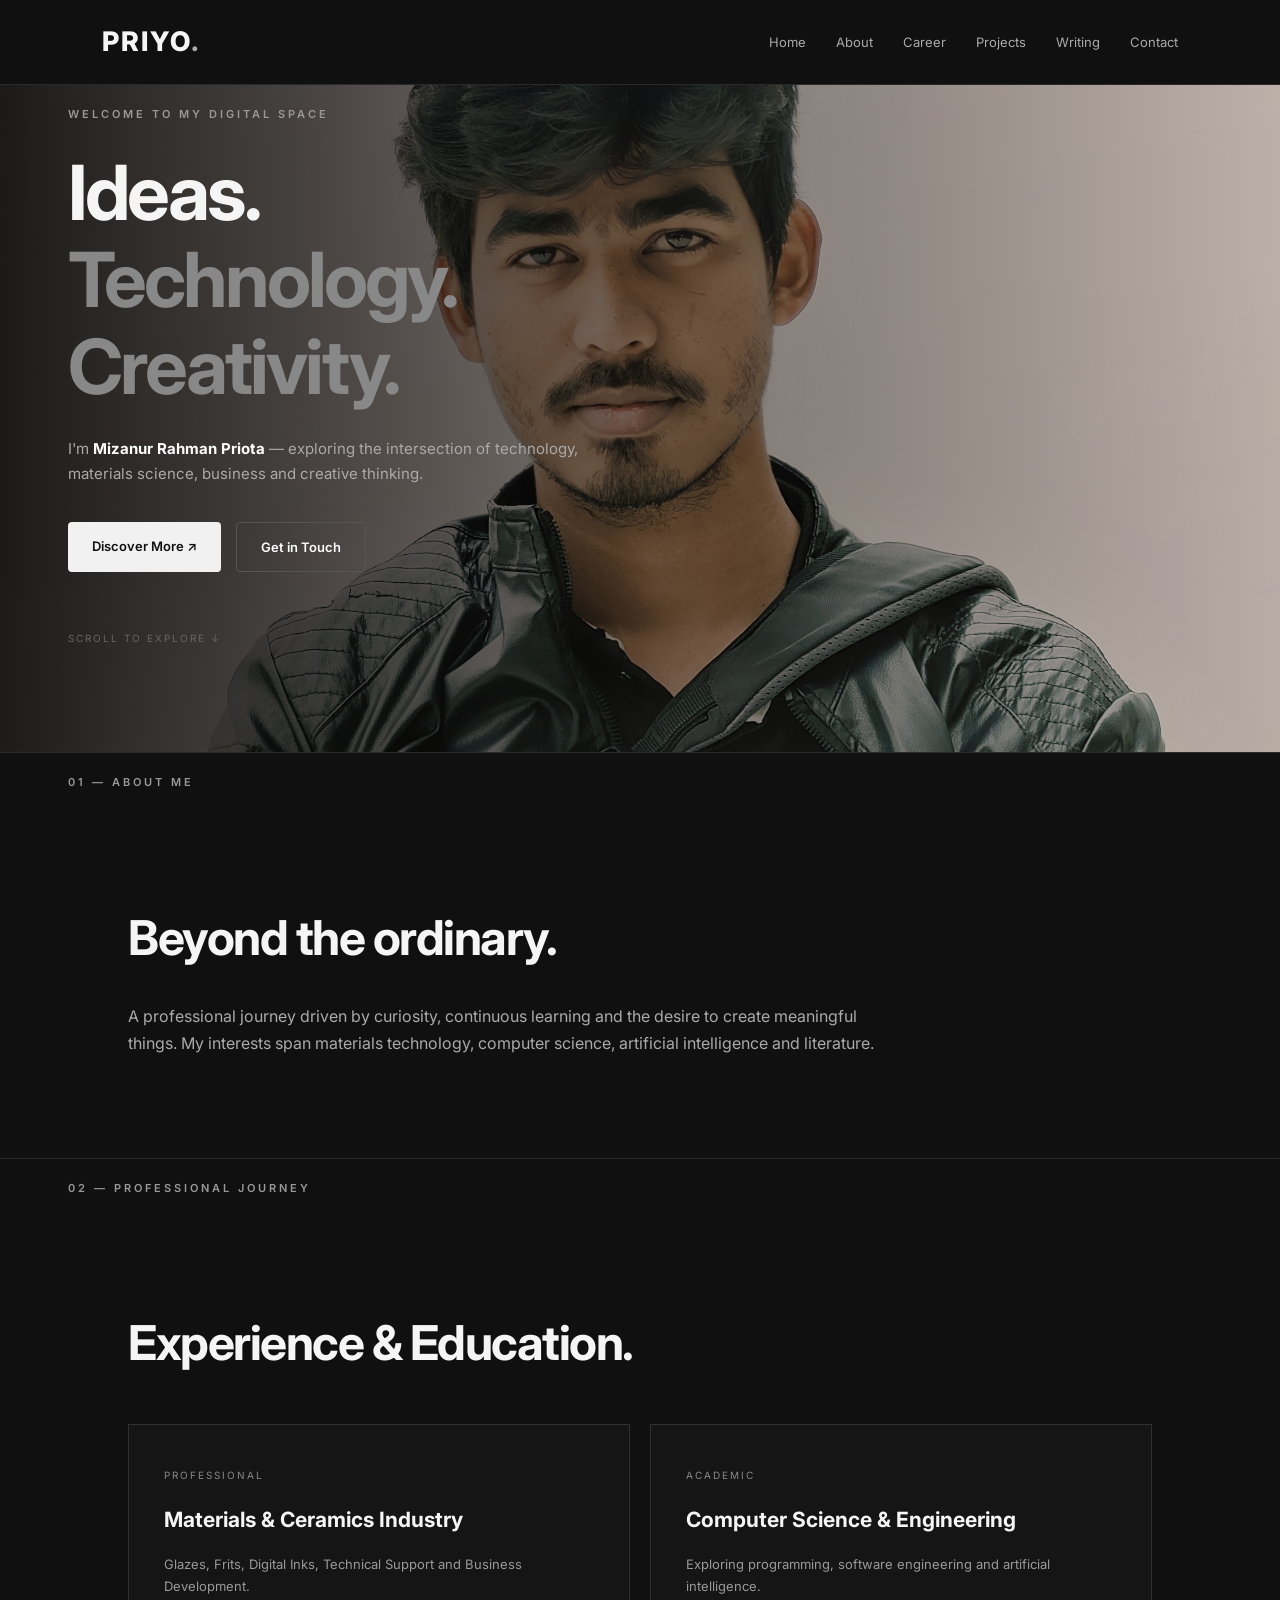
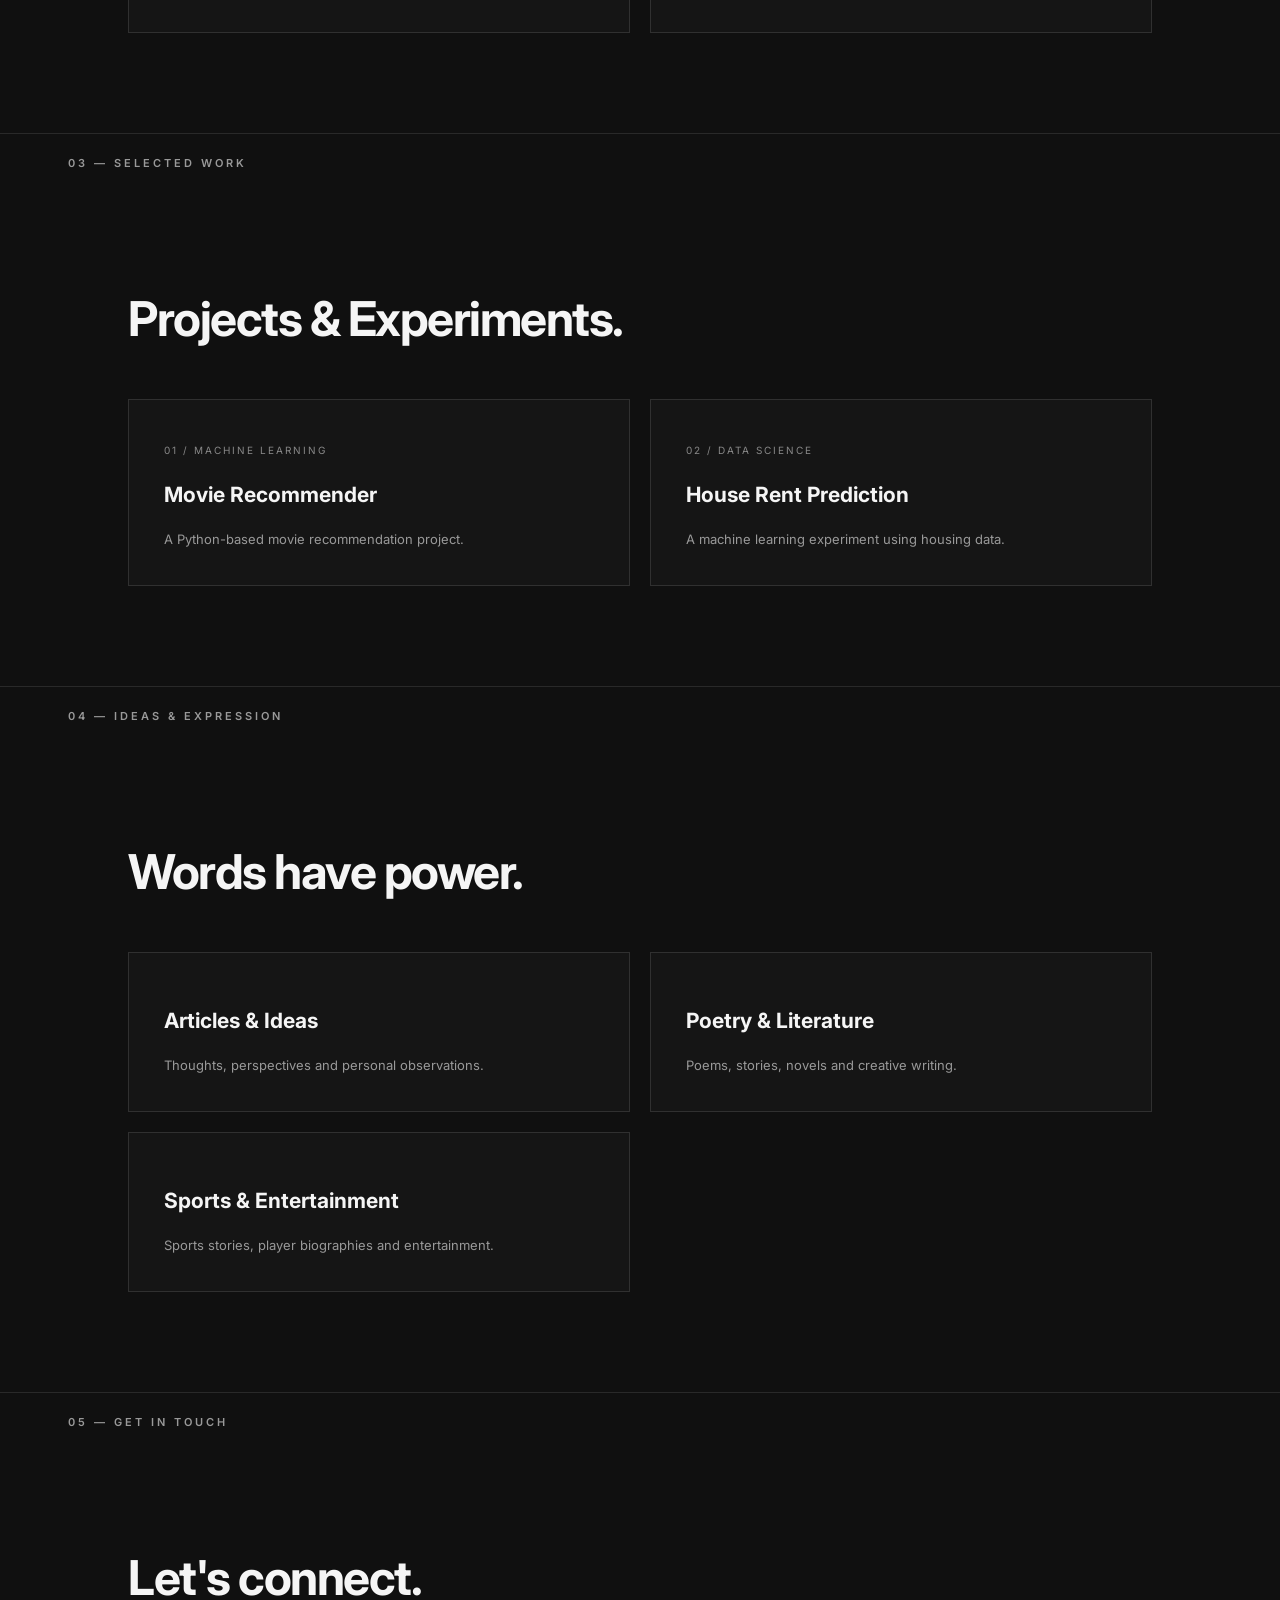
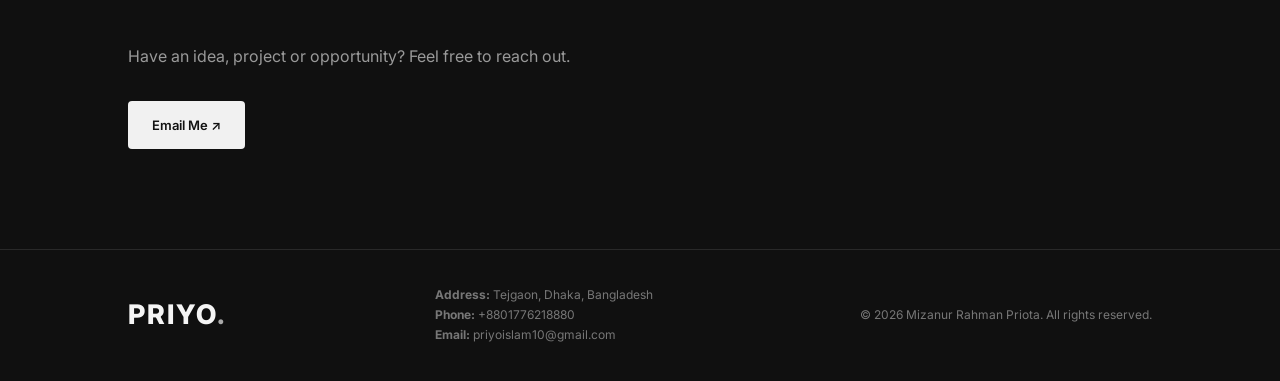
<file: index.html>
<!DOCTYPE html>
<html lang="en">
<head>
    <meta charset="UTF-8">
    <meta name="viewport" content="width=device-width, initial-scale=1.0">
    <meta name="description" content="Mizanur Rahman Priota — Personal website, technology, career, ideas and creativity.">
    <title>PRIYO | Personal Brand</title>

    <link rel="stylesheet" href="css/style.css">
    <link rel="preconnect" href="https://fonts.googleapis.com">
    <link href="https://fonts.googleapis.com/css2?family=Inter:wght@400;500;600;700;800&display=swap" rel="stylesheet">
</head>
<body>

    <header class="navbar">
        <a href="#home" class="logo">PRIYO<span>.</span></a>

        <nav id="nav-menu">
            <a href="#home">Home</a>
            <a href="#about">About</a>
            <a href="#career">Career</a>
            <a href="#projects">Projects</a>
            <a href="#writing">Writing</a>
            <a href="#contact">Contact</a>
        </nav>

        <button class="menu-toggle" id="menu-toggle" aria-label="Toggle menu">☰</button>
    </header>

    <main>
        <section class="hero" id="home">
            <div class="hero-content">
                <p class="eyebrow">WELCOME TO MY DIGITAL SPACE</p>

                <h1>Ideas.<br><span>Technology.<br><span>Creativity.</span></h1>

                <p class="intro">
                    I'm <strong>Mizanur Rahman Priota</strong> — exploring the
                    intersection of technology, materials science, business
                    and creative thinking.
                </p>

                <div class="hero-buttons">
                    <a href="#about" class="btn primary">Discover More ↗</a>
                    <a href="#contact" class="btn secondary">Get in Touch</a>
                </div>
            </div>

            <div class="hero-image">
                <img src="assets/images/profile.jpg"
                     alt="Mizanur Rahman Priota"
                     onerror="this.style.display='none'; this.nextElementSibling.style.display='flex';">

                <div class="image-placeholder">
                    <span>YOUR PHOTO</span>
                </div>
            </div>

            <div class="scroll-text">SCROLL TO EXPLORE ↓</div>
        </section>

        <section class="section about" id="about">
            <p class="eyebrow">01 — ABOUT ME</p>
            <h2>Beyond the ordinary.</h2>
            <p class="section-description">
                A professional journey driven by curiosity, continuous
                learning and the desire to create meaningful things.
                My interests span materials technology, computer science,
                artificial intelligence and literature.
            </p>
        </section>

        <section class="section" id="career">
            <p class="eyebrow">02 — PROFESSIONAL JOURNEY</p>
            <h2>Experience & Education.</h2>
            <div class="info-grid">
                <article class="info-card">
                    <span>PROFESSIONAL</span>
                    <h3>Materials & Ceramics Industry</h3>
                    <p>Glazes, Frits, Digital Inks, Technical Support and Business Development.</p>
                </article>
                <article class="info-card">
                    <span>ACADEMIC</span>
                    <h3>Computer Science & Engineering</h3>
                    <p>Exploring programming, software engineering and artificial intelligence.</p>
                </article>
            </div>
        </section>

        <section class="section" id="projects">
            <p class="eyebrow">03 — SELECTED WORK</p>
            <h2>Projects & Experiments.</h2>
            <div class="info-grid">
                <article class="info-card">
                    <span>01 / MACHINE LEARNING</span>
                    <h3>Movie Recommender</h3>
                    <p>A Python-based movie recommendation project.</p>
                </article>
                <article class="info-card">
                    <span>02 / DATA SCIENCE</span>
                    <h3>House Rent Prediction</h3>
                    <p>A machine learning experiment using housing data.</p>
                </article>
            </div>
        </section>

        <section class="section" id="writing">
            <p class="eyebrow">04 — IDEAS & EXPRESSION</p>
            <h2>Words have power.</h2>
            <div class="info-grid">
                <article class="info-card">
                    <h3>Articles & Ideas</h3>
                    <p>Thoughts, perspectives and personal observations.</p>
                </article>
                <article class="info-card">
                    <h3>Poetry & Literature</h3>
                    <p>Poems, stories, novels and creative writing.</p>
                </article>
                <article class="info-card">
                    <h3>Sports & Entertainment</h3>
                    <p>Sports stories, player biographies and entertainment.</p>
                </article>
            </div>
        </section>

        <section class="section contact" id="contact">
            <p class="eyebrow">05 — GET IN TOUCH</p>
            <h2>Let's connect.</h2>
            <p>Have an idea, project or opportunity? Feel free to reach out.</p>
            <a href="mailto:priyoislam10@gmail.com" class="btn primary">Email Me ↗</a>
        </section>
    </main>

<footer class="footer">
    <a href="#home" class="logo">PRIYO<span>.</span></a>

    <div class="footer-contact">
        <p>
            <strong>Address:</strong>
            Tejgaon, Dhaka, Bangladesh
        </p>

        <p>
            <strong>Phone:</strong>
            <a href="tel:+8801776218880">+8801776218880</a>
        </p>

        <p>
            <strong>Email:</strong>
            <a href="mailto:priyoislam10@gmail.com">
                priyoislam10@gmail.com
            </a>
        </p>
    </div>

    <p class="copyright">
        © <span id="year"></span> Mizanur Rahman Priota.
        All rights reserved.
    </p>
</footer>

    <script src="js/data.js"></script>
    <script src="js/main.js"></script>
</body>
</html>
</file>
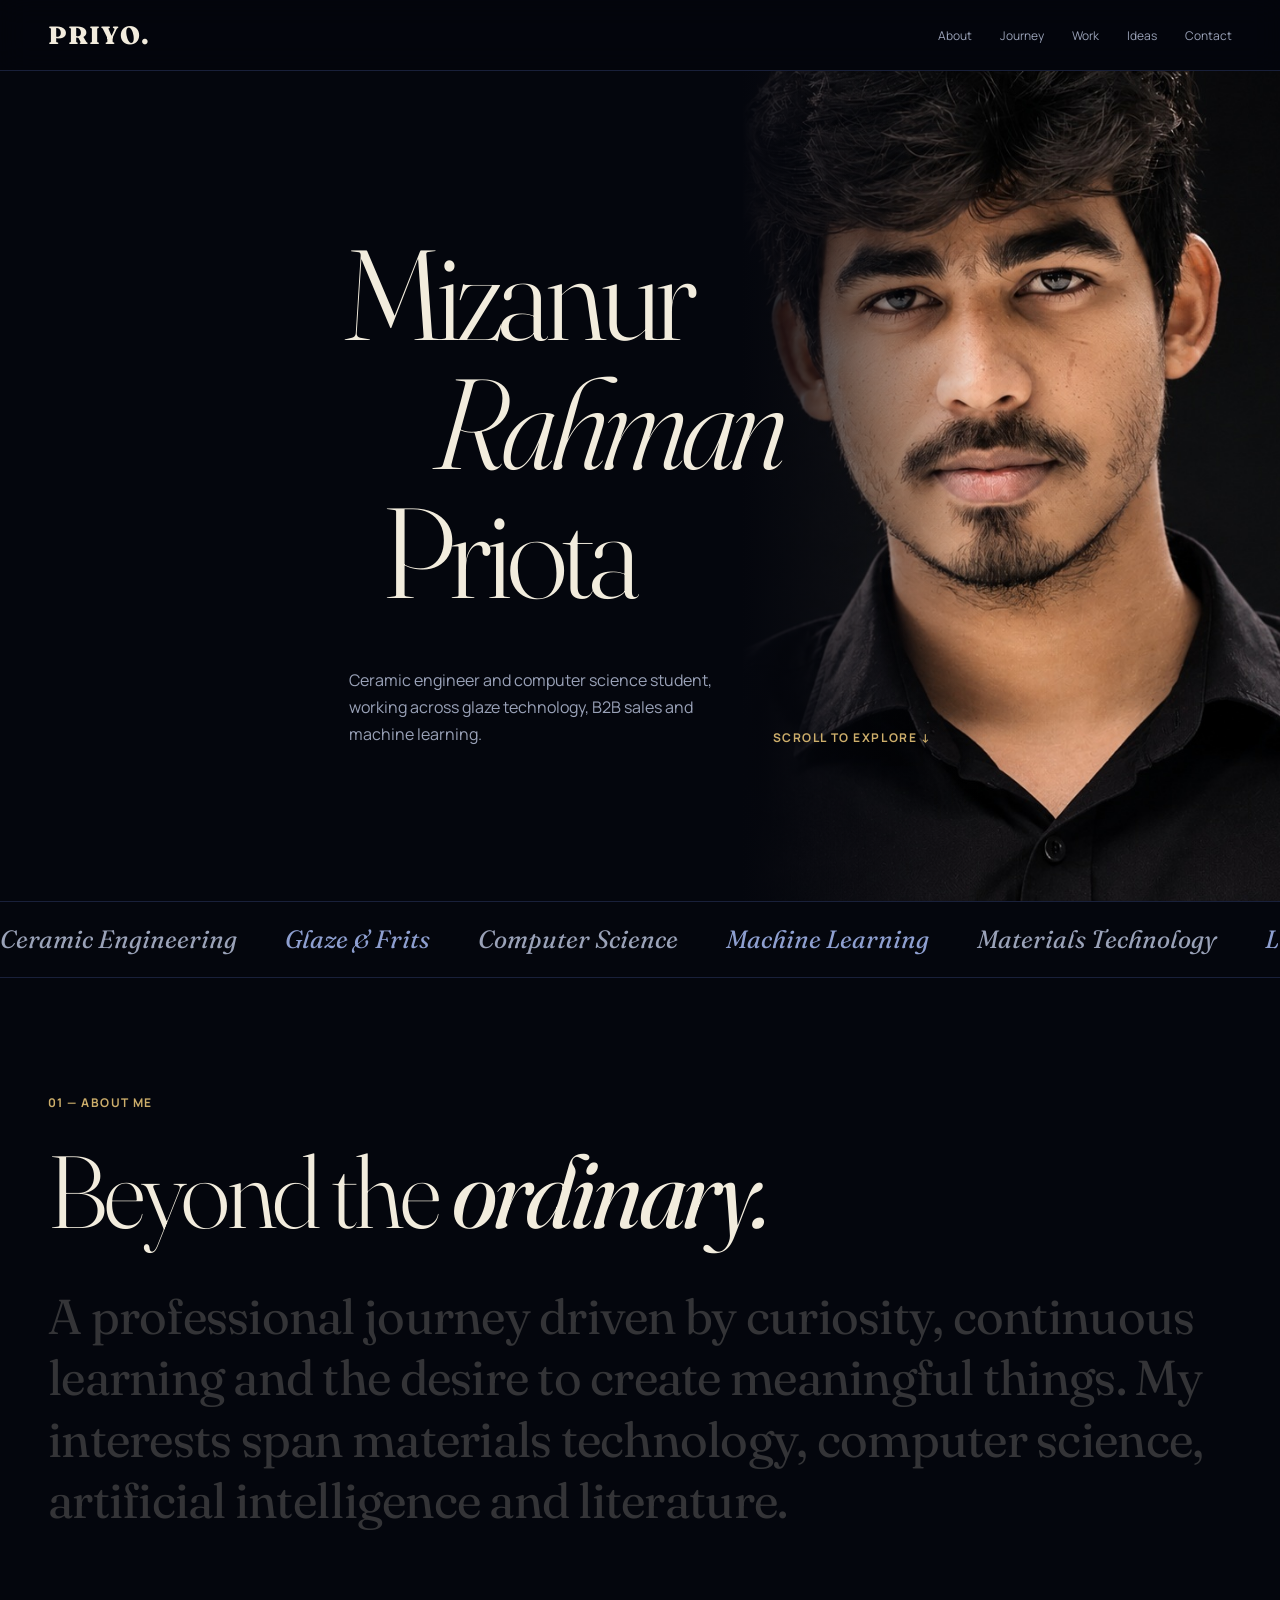
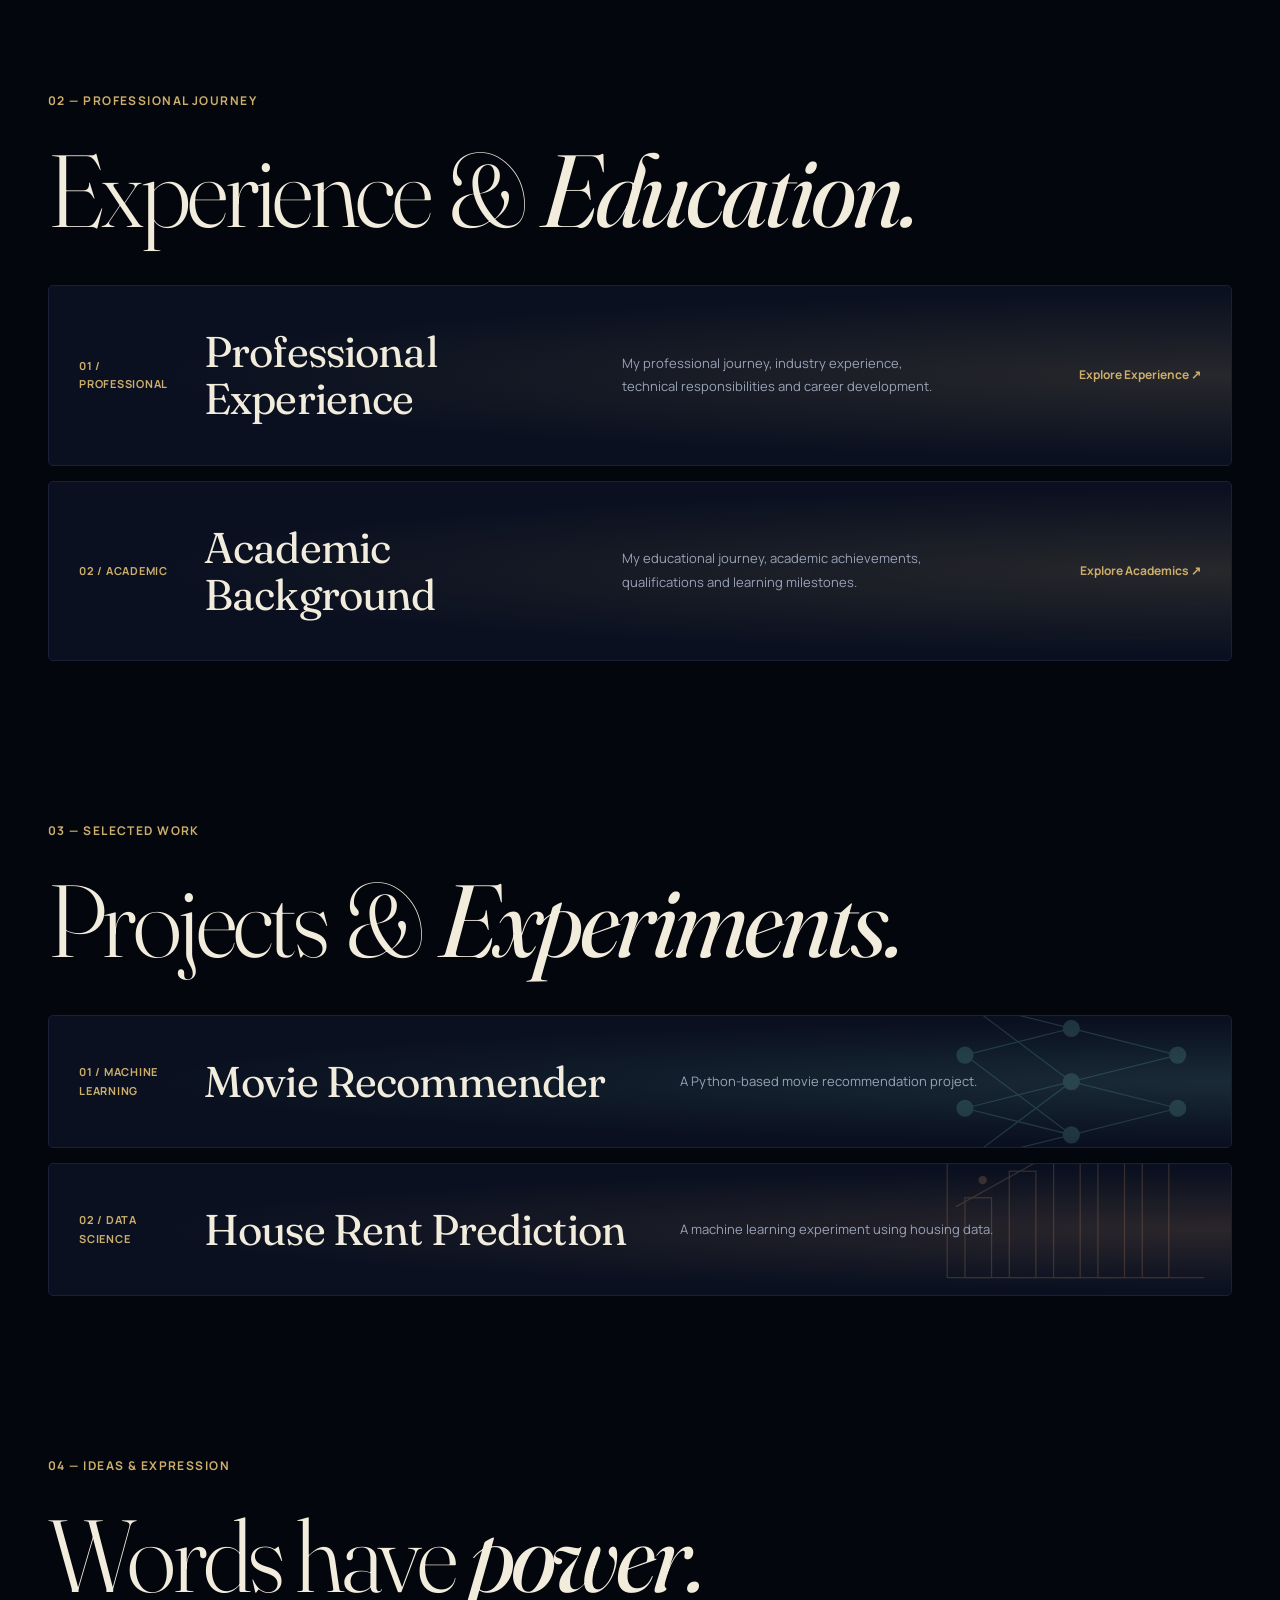
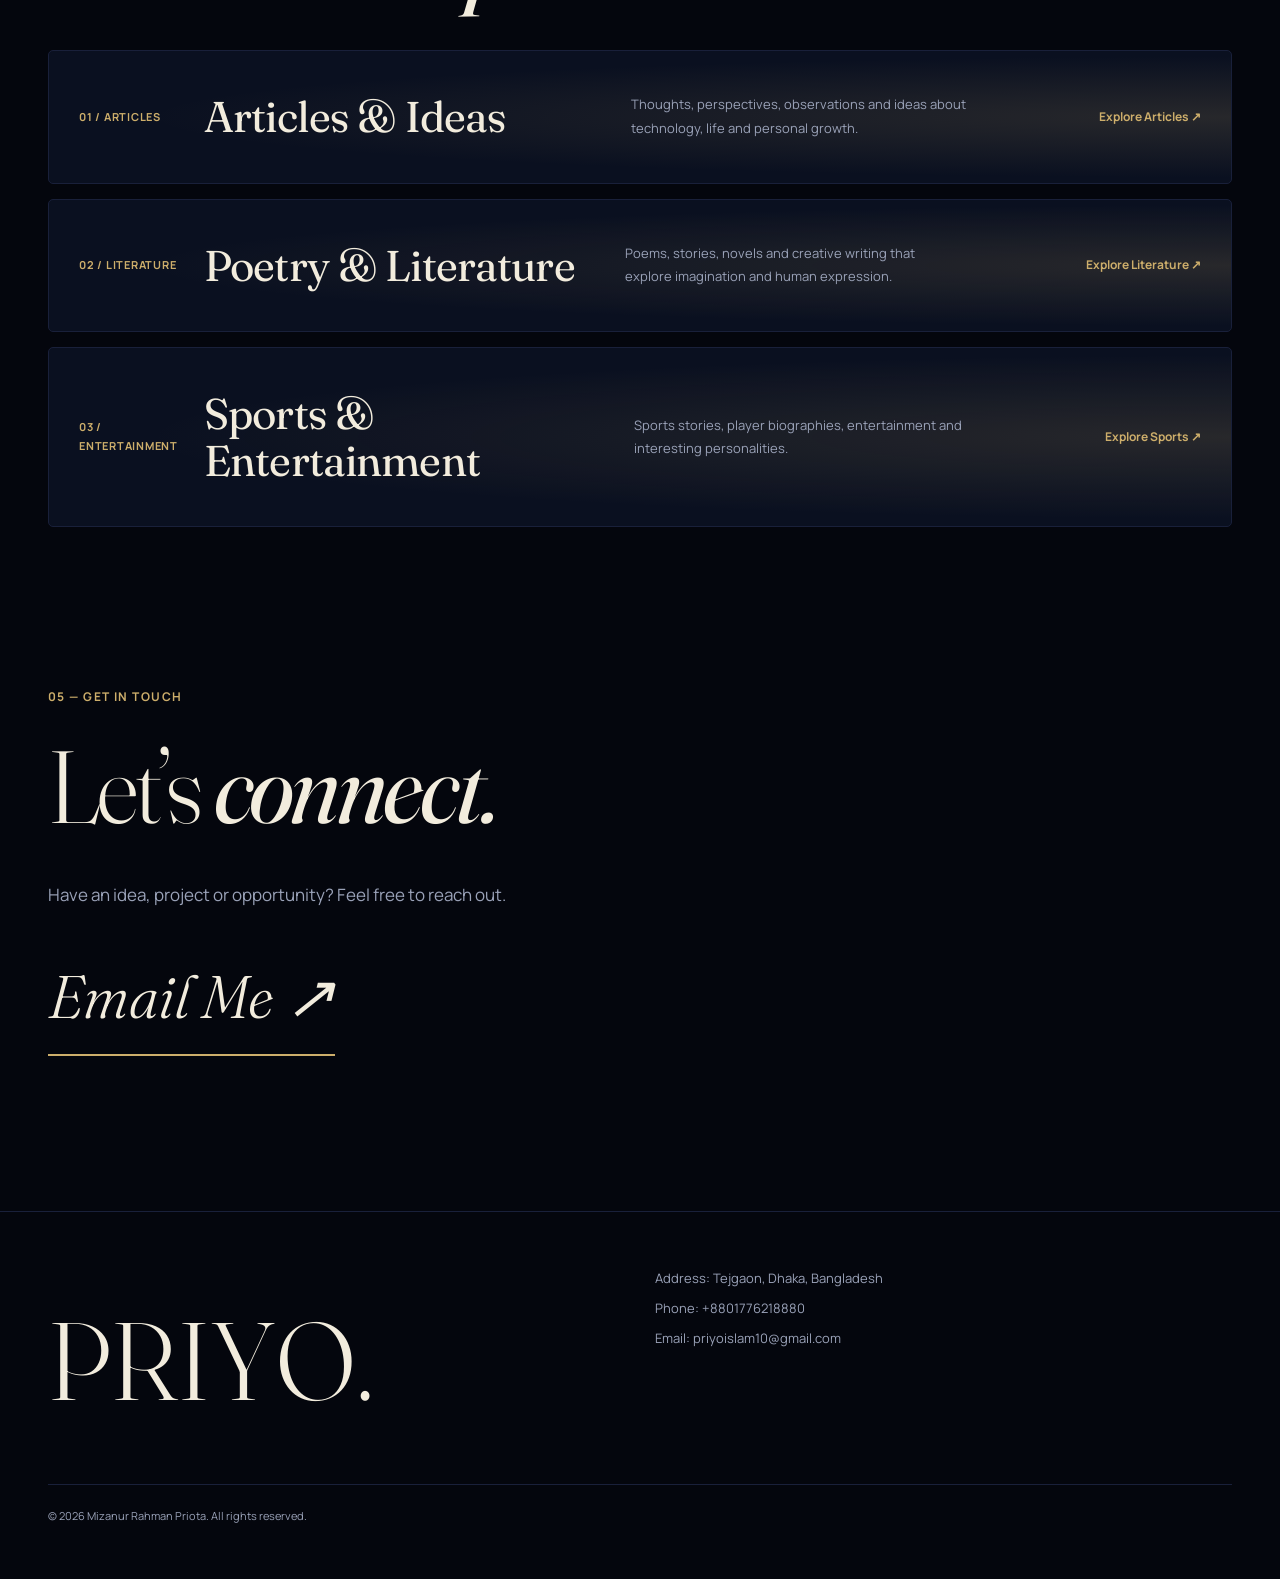
<file: templates/index.html>
<!DOCTYPE html>
<html lang="en">
<head>
<meta charset="UTF-8">
<meta name="viewport" content="width=device-width, initial-scale=1, viewport-fit=cover">
<meta name="theme-color" content="#04060D">
<title>Mizanur Rahman Priota | PRIYO</title>

<link rel="preconnect" href="https://fonts.googleapis.com">
<link rel="preconnect" href="https://fonts.gstatic.com" crossorigin>
<link href="https://fonts.googleapis.com/css2?family=Fraunces:ital,opsz,wght@0,9..144,100..900;1,9..144,100..900&family=Manrope:wght@400;500;600;700;800&display=swap" rel="stylesheet">

<style>
:root {
    --bg: #04060D;
    --ink: #F2ECDD;
    --muted: #9AA2B8;
    --line: #19203A;
    --glaze: #CDAE6B;
    --gold: #8E9FD0;
    --panel: #0A1020;
}

* {
    box-sizing: border-box;
    margin: 0;
    padding: 0;
}

html {
    scroll-behavior: smooth;
    scroll-padding-top: 75px;
}

body {
    background: var(--bg);
    color: var(--ink);
    font-family: 'Manrope', sans-serif;
    line-height: 1.7;
    overflow-x: hidden;
    -webkit-font-smoothing: antialiased;
}

a {
    color: inherit;
    text-decoration: none;
}

img {
    max-width: 100%;
    display: block;
}

.wrap {
    max-width: 1240px;
    margin: auto;
    padding: 0 28px;
}

.f {
    font-family: 'Fraunces', Georgia, serif;
}

/* NAVIGATION */

nav {
    position: sticky;
    top: 0;
    z-index: 100;
    background: rgba(4, 6, 13, .92);
    backdrop-filter: blur(14px);
    border-bottom: 1px solid var(--line);
}

nav .wrap {
    height: 70px;
    display: flex;
    justify-content: space-between;
    align-items: center;
}

.logo {
    font-family: 'Fraunces', serif;
    font-size: 25px;
    font-weight: 800;
    letter-spacing: 1px;
}

nav ul {
    display: flex;
    align-items: center;
    gap: 28px;
    list-style: none;
}

nav ul a {
    color: var(--muted);
    font-size: 12px;
    transition: .3s;
}

nav ul a:hover {
    color: var(--glaze);
}

/* HERO */

.hero-outer {
    position: relative;
    min-height: calc(100vh - 70px);
    min-height: calc(100svh - 70px);
    display: flex;
    flex-direction: column;
    justify-content: center;
    overflow: hidden;
}

.hero {
    position: relative;
    z-index: 2;
    padding-top: 55px;
    padding-bottom: 45px;
}

.name {
    position: relative;
    z-index: 2;
    font-family: 'Fraunces', serif;
    font-size: clamp(65px, 10vw, 145px);
    line-height: .95;
    letter-spacing: -.045em;
    font-weight: 300;
    margin-left: -.04em;
}

.name .ln {
    display: block;
    overflow: hidden;
    padding-bottom: .06em;
}

.name .ln:nth-child(2) {
    padding-left: 7vw;
    font-style: italic;
}

.name .ln:nth-child(3) {
    padding-left: 3vw;
}

.name .ch {
    display: inline-block;
    transform: translateY(105%);
    animation: rise .9s cubic-bezier(.2,.8,.2,1) forwards;
    animation-delay: calc(var(--i) * 38ms);
}

@keyframes rise {
    to { transform: translateY(0); }
}

.portrait {
    position: absolute;
    top: 0;
    right: 0;
    bottom: 0;
    width: 42%;
    overflow: hidden;
    background: var(--panel);
    z-index: 1;
}

.portrait img {
    position: absolute;
    inset: 0;
    width: 100%;
    height: 100%;
    object-fit: cover;
    object-position: center top;
    display: none;
}

.portrait.has img {
    display: block;
}

.portrait::after {
    content: "";
    position: absolute;
    inset: 0;
    pointer-events: none;
    background: linear-gradient(to right, var(--bg), transparent 45%);
}

.ph {
    position: absolute;
    inset: 0;
    display: grid;
    place-content: center;
    text-align: center;
    gap: 8px;
    background: linear-gradient(180deg, var(--panel), var(--glaze));
}

.portrait.has .ph {
    display: none;
}

.ph b {
    font-family: 'Fraunces', serif;
    font-size: 85px;
    font-weight: 300;
    color: var(--bg);
}

.ph span {
    font-size: 12px;
    color: var(--bg);
}

.hero-foot {
    display: flex;
    justify-content: space-between;
    align-items: end;
    margin-top: 45px;
    gap: 24px;
    position: relative;
    z-index: 2;
}

.role {
    max-width: 40ch;
    color: var(--muted);
    font-size: 16px;
}

.scroll {
    color: var(--glaze);
    font-size: 12px;
    font-weight: 700;
    letter-spacing: .13em;
    white-space: nowrap;
}

/* MARQUEE */

.marq {
    border-block: 1px solid var(--line);
    overflow: hidden;
    white-space: nowrap;
    padding: 16px 0;
}

.marq div {
    display: inline-flex;
    gap: 48px;
    padding-right: 48px;
    animation: slide 34s linear infinite;
}

.marq span {
    font-family: 'Fraunces', serif;
    font-style: italic;
    font-size: 25px;
    color: var(--muted);
}

.marq span:nth-child(even) {
    color: var(--gold);
}

@keyframes slide {
    to { transform: translateX(-50%); }
}

/* COMMON SECTION */

section {
    padding: 115px 0 45px;
}

.label {
    font-size: 12px;
    color: var(--glaze);
    font-weight: 700;
    letter-spacing: .12em;
    margin-bottom: 28px;
}

h2 {
    font-family: 'Fraunces', serif;
    font-size: clamp(45px, 8vw, 110px);
    line-height: .98;
    letter-spacing: -.035em;
    font-weight: 300;
    margin-bottom: 45px;
}

h2 em {
    font-weight: 400;
}

/* REVEAL */

.reveal {
    opacity: 1;
    transform: translateY(0);
}

/* ABOUT */

.statement {
    max-width: 24em;
    font-family: 'Fraunces', serif;
    font-size: clamp(27px, 4vw, 49px);
    line-height: 1.25;
    letter-spacing: -.015em;
}

.statement .w {
    opacity: .2;
    transition: opacity .25s;
}

.statement .w.on {
    opacity: 1;
}

/* CARDS */

.rows {
    display: grid;
    grid-template-columns: 1fr;
    gap: 15px;
    border: 0;
    margin-top: 38px;
}

.row {
    position: relative;
    display: grid;
    grid-template-columns: 100px 1fr 1.1fr auto;
    align-items: center;
    gap: 25px;
    padding: 42px 30px;
    border: 1px solid var(--line);
    border-radius: 5px;
    overflow: hidden;
    isolation: isolate;
    background:
        radial-gradient(
            ellipse at 100% 50%,
            color-mix(in srgb, var(--c, var(--glaze)) 15%, transparent),
            transparent 65%
        ),
        var(--panel);
    transition: border-color .35s, transform .35s, background .35s;
}

.row:hover {
    border-color: var(--glaze);
    transform: translateY(-3px);
}

.row .n {
    color: var(--glaze);
    font-size: 11px;
    font-weight: 700;
    letter-spacing: .07em;
}

.row h3 {
    position: relative;
    z-index: 1;
    font-family: 'Fraunces', serif;
    font-size: clamp(25px, 3.5vw, 43px);
    font-weight: 400;
    line-height: 1.1;
    letter-spacing: -.02em;
    transition: color .3s, transform .3s;
}

.row p {
    position: relative;
    z-index: 1;
    color: var(--muted);
    font-size: 13px;
    line-height: 1.8;
    max-width: 42ch;
}

.row .go {
    color: var(--glaze);
    font-size: 12px;
    font-weight: 700;
    white-space: nowrap;
}

a.row:hover h3 {
    color: var(--glaze);
    transform: translateX(5px);
}

.row.static {
    cursor: default;
}

.row .bg {
    position: absolute;
    right: 0;
    top: 0;
    width: 45%;
    height: 100%;
    color: var(--c, var(--glaze));
    fill: none;
    stroke: currentColor;
    stroke-width: 1.4;
    opacity: .2;
    z-index: 0;
    pointer-events: none;
    transition: opacity .4s, transform .7s;
}

.row:hover .bg {
    opacity: .5;
    transform: scale(1.05);
}

/* CONTACT */

.lead {
    color: var(--muted);
    font-size: 17px;
    max-width: 46ch;
    margin-bottom: 35px;
}

.mail {
    display: inline-block;
    font-family: 'Fraunces', serif;
    font-size: clamp(28px, 5vw, 60px);
    font-style: italic;
    font-weight: 300;
    border-bottom: 2px solid var(--glaze);
    padding-bottom: 7px;
    transition: color .3s;
}

.mail:hover {
    color: var(--glaze);
}

/* FOOTER */

footer {
    margin-top: 110px;
    border-top: 1px solid var(--line);
    padding: 55px 0 45px;
}

footer .wrap {
    display: grid;
    grid-template-columns: 1fr 1fr;
    gap: 30px;
    color: var(--muted);
    font-size: 13px;
}

footer .logo {
    display: inline-block;
    color: var(--ink);
    font-family: 'Fraunces', serif;
    font-size: clamp(55px, 9vw, 110px);
    font-weight: 300;
}

footer p {
    margin-bottom: 8px;
}

.copy {
    grid-column: 1 / -1;
    border-top: 1px solid var(--line);
    padding-top: 22px;
    font-size: 11px;
}

/* RESPONSIVE */

@media (max-width: 900px) {
    .portrait {
        width: 40%;
    }

    .row {
        grid-template-columns: 75px 1fr;
        gap: 16px;
    }

    .row p {
        grid-column: 2;
    }

    .row .go {
        grid-column: 2;
    }
}

@media (max-width: 700px) {
    nav .wrap {
        height: 62px;
    }

    nav ul {
        display: none;
    }

    .hero-outer {
        min-height: auto;
        justify-content: flex-start;
    }

    .portrait {
        position: relative;
        order: 2;
        width: 100%;
        height: 53vh;
        min-height: 300px;
    }

    .portrait::after {
        background: linear-gradient(to top, var(--bg), transparent 45%);
    }

    .hero {
        order: 1;
        padding-top: 65px;
        padding-bottom: 35px;
    }

    .name {
        font-size: clamp(55px, 14vw, 95px);
    }

    .name .ln:nth-child(n) {
        padding-left: 0;
    }

    .hero-foot {
        flex-direction: column;
        align-items: flex-start;
        margin-top: 28px;
    }

    .role {
        font-size: 14px;
    }

    section {
        padding: 85px 0 30px;
    }

    h2 {
        font-size: clamp(43px, 12vw, 75px);
    }

    .statement {
        font-size: clamp(26px, 7vw, 38px);
    }

    .row {
        grid-template-columns: 1fr;
        gap: 13px;
        padding: 30px 22px;
    }

    .row p,
    .row .go {
        grid-column: auto;
    }

    .row h3 {
        font-size: 34px;
    }

    .row .bg {
        width: 75%;
        opacity: .13;
    }

    footer .wrap {
        grid-template-columns: 1fr;
    }

    .copy {
        grid-column: auto;
    }
}

@media (prefers-reduced-motion: reduce) {
    html { scroll-behavior: auto; }
    .name .ch { animation: none; transform: none; }
    .marq div { animation: none; }
    * { transition-duration: .01ms !important; }
}
</style>
</head>

<body>

<nav>
    <div class="wrap">
        <a class="logo" href="#top">PRIYO.</a>
        <ul>
            <li><a href="#about">About</a></li>
            <li><a href="#journey">Journey</a></li>
            <li><a href="#work">Work</a></li>
            <li><a href="#ideas">Ideas</a></li>
            <li><a href="#contact">Contact</a></li>
        </ul>
    </div>
</nav>

<main id="top">

<!-- HERO -->

<div class="hero-outer">

    <label class="portrait" id="portrait" title="Profile photograph">
        <img
            id="photo"
            alt="Portrait of Mizanur Rahman Priota"
            src="/static/assets/images/profile.jpg"
            onload="document.getElementById('portrait').classList.add('has')"
            onerror="this.removeAttribute('src')"
        >

        <div class="ph">
            <b>MP</b>
            <span>PRIYO.</span>
        </div>
    </label>

    <div class="wrap hero">

        <h1 class="name" id="name" aria-label="Mizanur Rahman Priota">
            <span class="ln" aria-hidden="true">Mizanur</span>
            <span class="ln" aria-hidden="true">Rahman</span>
            <span class="ln" aria-hidden="true">Priota</span>
        </h1>

        <div class="hero-foot">
            <p class="role">
                Ceramic engineer and computer science student,
                working across glaze technology, B2B sales and machine learning.
            </p>

            <a class="scroll" href="#about">SCROLL TO EXPLORE ↓</a>
        </div>

    </div>
</div>

<!-- MARQUEE -->

<div class="marq" aria-hidden="true">
    <div id="marq"></div>
</div>

<!-- ABOUT -->

<section id="about">
    <div class="wrap">

        <p class="label">01 — ABOUT ME</p>

        <h2 class="reveal">
            Beyond the <em>ordinary.</em>
        </h2>

        <p class="statement" id="statement">
            A professional journey driven by curiosity, continuous learning and the desire to create meaningful things. My interests span materials technology, computer science, artificial intelligence and literature.
        </p>

    </div>
</section>

<!-- JOURNEY -->

<section id="journey">
    <div class="wrap">

        <p class="label">02 — PROFESSIONAL JOURNEY</p>

        <h2 class="reveal">
            Experience &amp; <em>Education.</em>
        </h2>

        <div class="rows">

            <a class="row" href="/experience">
                <span class="n">01 / PROFESSIONAL</span>
                <h3>Professional Experience</h3>
                <p>
                    My professional journey, industry experience,
                    technical responsibilities and career development.
                </p>
                <span class="go">Explore Experience ↗</span>
            </a>

            <a class="row" href="/academic">
                <span class="n">02 / ACADEMIC</span>
                <h3>Academic Background</h3>
                <p>
                    My educational journey, academic achievements,
                    qualifications and learning milestones.
                </p>
                <span class="go">Explore Academics ↗</span>
            </a>

        </div>
    </div>
</section>

<!-- WORK -->

<section id="work">
    <div class="wrap">

        <p class="label">03 — SELECTED WORK</p>

        <h2 class="reveal">
            Projects &amp; <em>Experiments.</em>
        </h2>

        <div class="rows">

            <div class="row static" style="--c:#6FC3B2">

                <svg class="bg" viewBox="0 0 600 300" preserveAspectRatio="xMaxYMid slice" aria-hidden="true">
                    <path d="M300 60L420 90M300 60L420 150M300 120L420 90M300 120L420 210M300 180L420 150M300 180L420 210M300 240L420 150M300 240L420 210M420 90L540 120M420 150L540 120M420 150L540 180M420 210L540 180"/>
                    <g fill="currentColor">
                        <circle cx="300" cy="60" r="9"/>
                        <circle cx="300" cy="120" r="9"/>
                        <circle cx="300" cy="180" r="9"/>
                        <circle cx="300" cy="240" r="9"/>
                        <circle cx="420" cy="90" r="9"/>
                        <circle cx="420" cy="150" r="9"/>
                        <circle cx="420" cy="210" r="9"/>
                        <circle cx="540" cy="120" r="9"/>
                        <circle cx="540" cy="180" r="9"/>
                    </g>
                </svg>

                <span class="n">01 / MACHINE LEARNING</span>
                <h3>Movie Recommender</h3>
                <p>A Python-based movie recommendation project.</p>
                <span class="go"></span>

            </div>

            <div class="row static" style="--c:#E0A06A">

                <svg class="bg" viewBox="0 0 600 300" preserveAspectRatio="xMaxYMax slice" aria-hidden="true">
                    <rect x="300" y="190" width="30" height="90"/>
                    <rect x="350" y="160" width="30" height="120"/>
                    <rect x="400" y="130" width="30" height="150"/>
                    <rect x="450" y="100" width="30" height="180"/>
                    <rect x="500" y="70" width="30" height="210"/>
                    <polyline points="290,200 380,150 470,110 560,50"/>
                    <g fill="currentColor">
                        <circle cx="320" cy="170" r="4"/>
                        <circle cx="370" cy="130" r="4"/>
                        <circle cx="430" cy="120" r="4"/>
                        <circle cx="490" cy="80" r="4"/>
                        <circle cx="540" cy="60" r="4"/>
                    </g>
                    <path d="M280 280h290M280 280V40"/>
                </svg>

                <span class="n">02 / DATA SCIENCE</span>
                <h3>House Rent Prediction</h3>
                <p>A machine learning experiment using housing data.</p>
                <span class="go"></span>

            </div>

        </div>
    </div>
</section>

<!-- IDEAS -->

<section id="ideas">
    <div class="wrap">

        <p class="label">04 — IDEAS &amp; EXPRESSION</p>

        <h2 class="reveal">
            Words have <em>power.</em>
        </h2>

        <div class="rows">

            <a class="row" href="/articles">
                <span class="n">01 / ARTICLES</span>
                <h3>Articles &amp; Ideas</h3>
                <p>
                    Thoughts, perspectives, observations and ideas
                    about technology, life and personal growth.
                </p>
                <span class="go">Explore Articles ↗</span>
            </a>

            <a class="row" href="/literature">
                <span class="n">02 / LITERATURE</span>
                <h3>Poetry &amp; Literature</h3>
                <p>
                    Poems, stories, novels and creative writing
                    that explore imagination and human expression.
                </p>
                <span class="go">Explore Literature ↗</span>
            </a>

            <a class="row" href="/sports">
                <span class="n">03 / ENTERTAINMENT</span>
                <h3>Sports &amp; Entertainment</h3>
                <p>
                    Sports stories, player biographies,
                    entertainment and interesting personalities.
                </p>
                <span class="go">Explore Sports ↗</span>
            </a>

        </div>
    </div>
</section>

<!-- CONTACT -->

<section id="contact">
    <div class="wrap">

        <p class="label">05 — GET IN TOUCH</p>

        <h2 class="reveal">
            Let’s <em>connect.</em>
        </h2>

        <p class="lead">
            Have an idea, project or opportunity?
            Feel free to reach out.
        </p>

        <a class="mail" href="mailto:priyoislam10@gmail.com">
            Email Me ↗
        </a>

    </div>
</section>

</main>

<!-- FOOTER -->

<footer>
    <div class="wrap">

        <div>
            <a class="logo" href="/">PRIYO.</a>
        </div>

        <div>
            <p>Address: Tejgaon, Dhaka, Bangladesh</p>
            <p>Phone: <a href="tel:+8801776218880">+8801776218880</a></p>
            <p>Email: <a href="mailto:priyoislam10@gmail.com">priyoislam10@gmail.com</a></p>
        </div>

        <p class="copy">
            © 2026 Mizanur Rahman Priota. All rights reserved.
        </p>

    </div>
</footer>

<!-- JAVASCRIPT -->

<script>
(function () {

    // NAME ANIMATION

    var i = 0;

    document.querySelectorAll('#name .ln').forEach(function (ln) {

        var t = ln.textContent;
        ln.textContent = '';

        for (var k = 0; k < t.length; k++) {

            var s = document.createElement('span');

            s.className = 'ch';
            s.style.setProperty('--i', i++);
            s.textContent = t[k];

            ln.appendChild(s);
        }
    });

    // NAME FONT INTERACTION

    var name = document.getElementById('name');
    var still = window.matchMedia('(prefers-reduced-motion: reduce)').matches;

    if (!still) {

        window.addEventListener('pointermove', function (e) {

            var w = Math.round(
                250 + (e.clientX / window.innerWidth) * 550
            );

            name.style.fontVariationSettings =
                "'opsz' 144,'wght' " + w;

        });

    } else {

        name.style.fontVariationSettings = "'opsz' 144,'wght' 500";

    }

    // MARQUEE

    var words = [
        'Ceramic Engineering',
        'Glaze & Frits',
        'Computer Science',
        'Machine Learning',
        'Materials Technology',
        'Literature'
    ];

    var h = '';

    for (var r = 0; r < 4; r++) {
        words.forEach(function (w) {
            h += '<span>' + w + '</span>';
        });
    }

    document.getElementById('marq').innerHTML = h;

    // STATEMENT WORD ANIMATION

    var st = document.getElementById('statement');
    var txt = st.textContent.trim().split(/\s+/);

    st.innerHTML = txt.map(function (w) {
        return '<span class="w">' + w + '</span>';
    }).join(' ');

    var ws = st.querySelectorAll('.w');

    function paint() {

        var rect = st.getBoundingClientRect();
        var vh = window.innerHeight;

        var p = Math.min(
            1,
            Math.max(0, (vh * .85 - rect.top) / (rect.height + vh * .35))
        );

        var n = Math.round(p * ws.length);

        ws.forEach(function (w, j) {
            w.classList.toggle('on', j < n || still);
        });
    }

    window.addEventListener('scroll', paint, { passive: true });
    window.addEventListener('resize', paint);

    paint();

})();
</script>

</body>
</html>
</file>
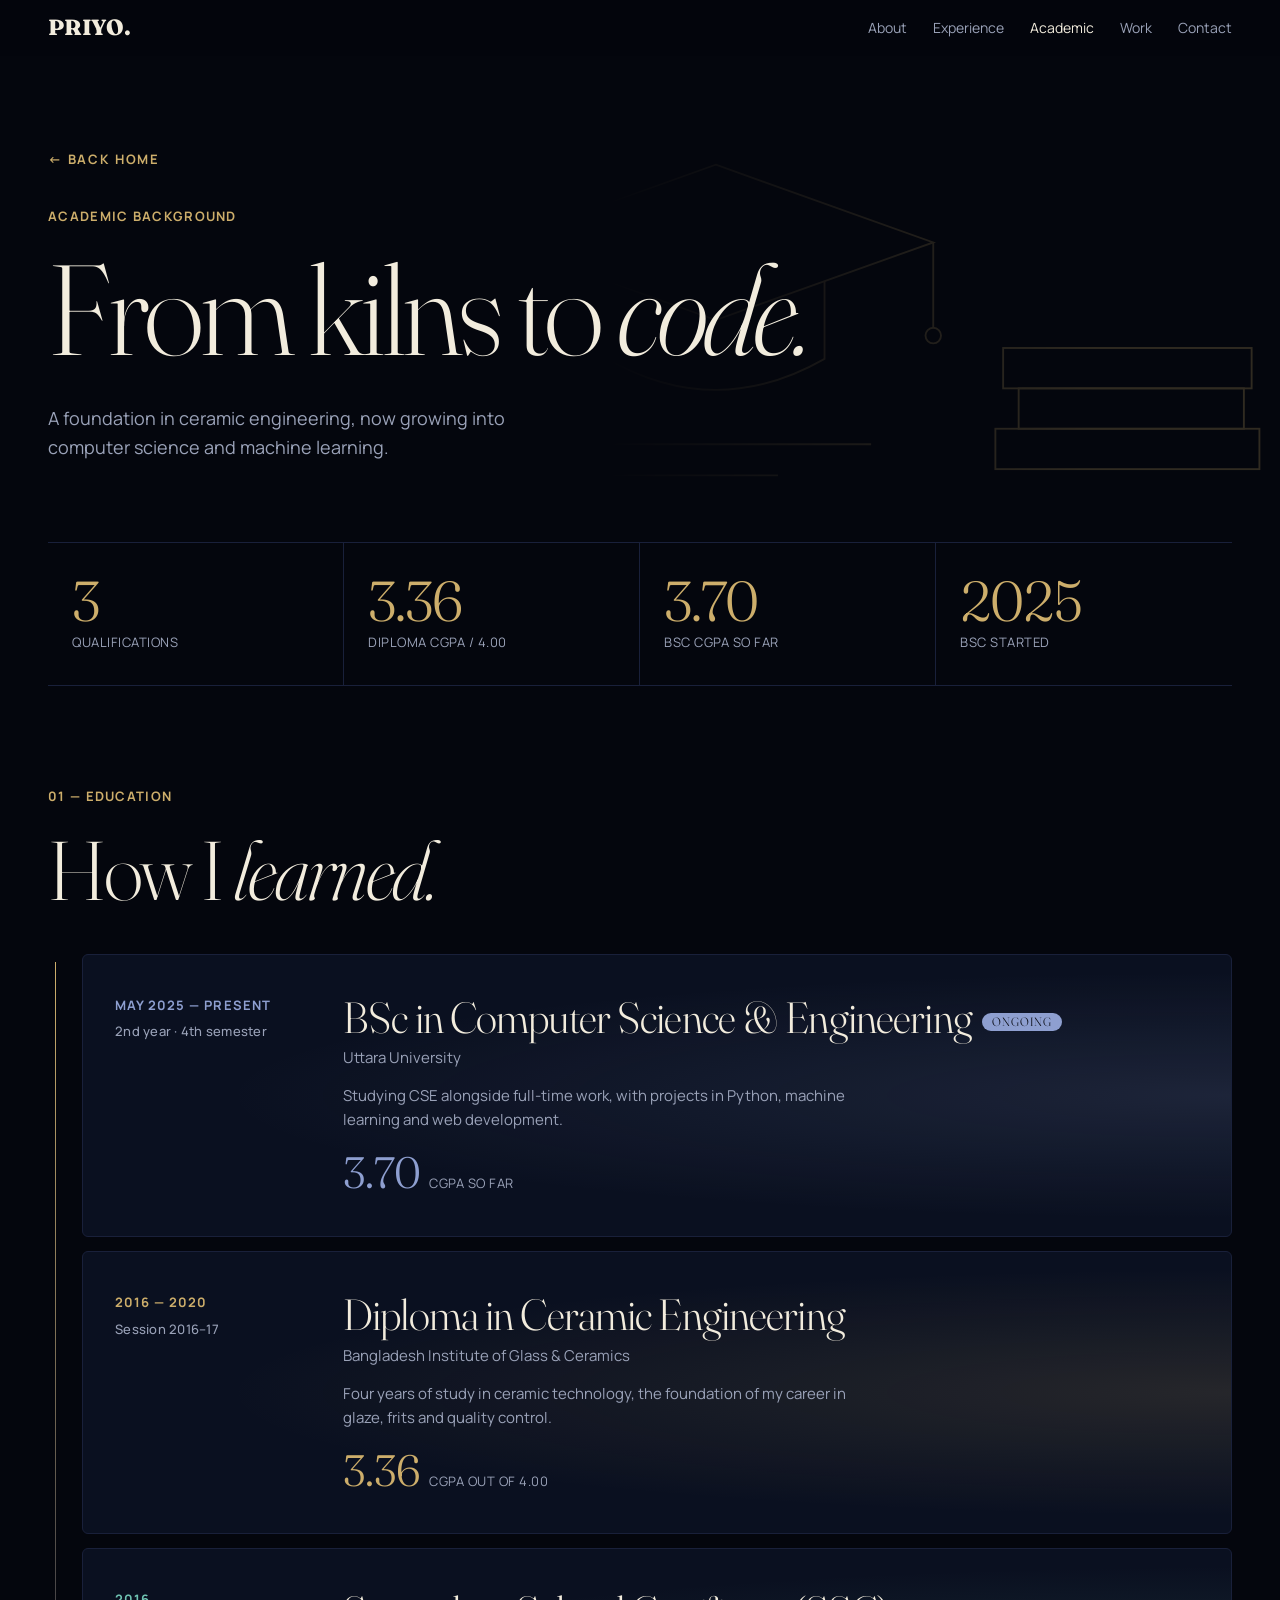
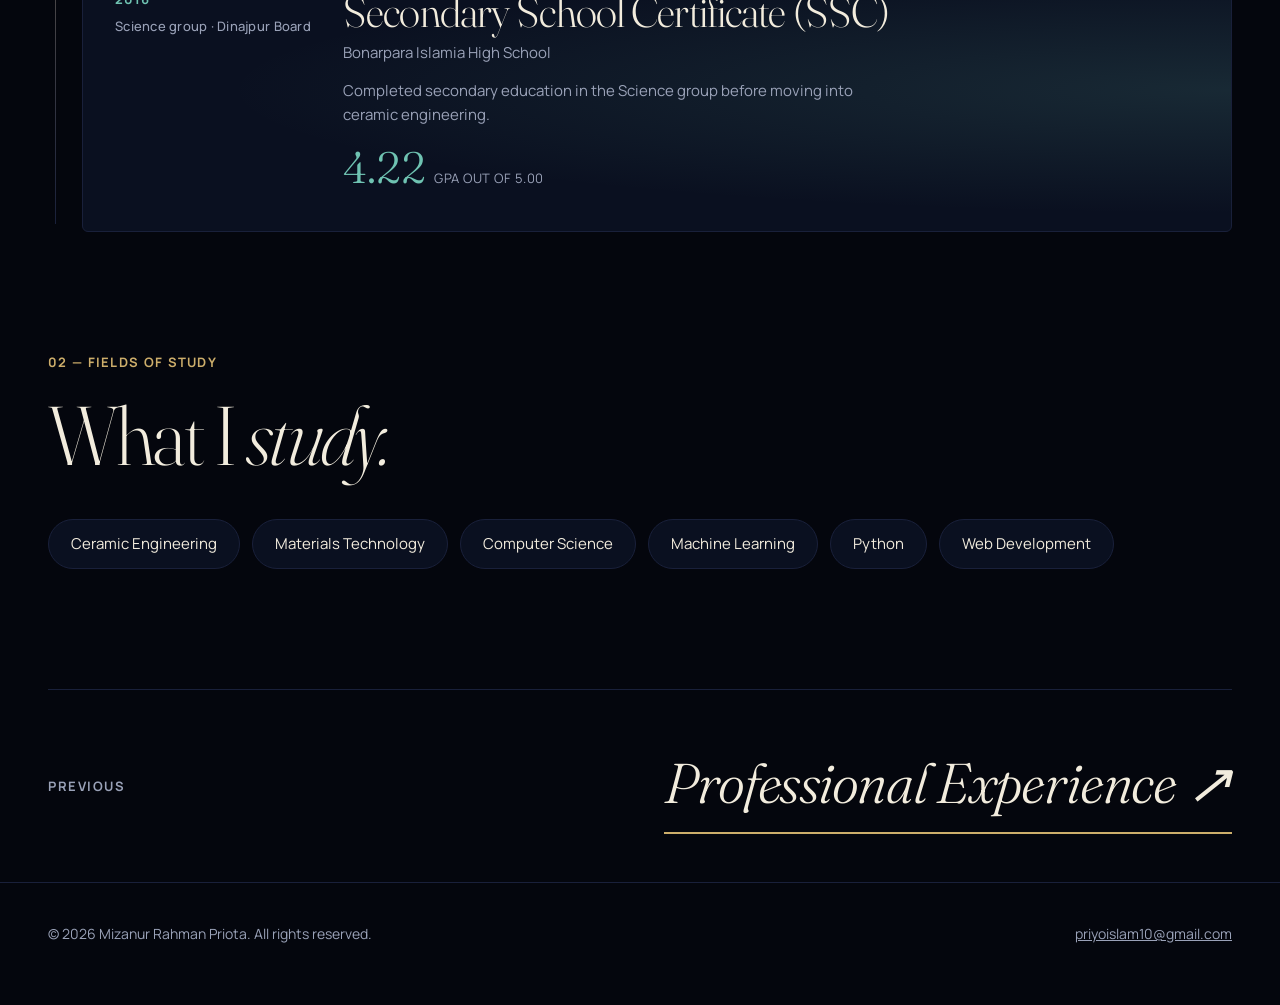
<file: templates/academic.html>
<!DOCTYPE html>
<html lang="en">
<head>
<meta charset="utf-8">
<meta name="viewport" content="width=device-width, initial-scale=1, viewport-fit=cover">
<title>Academic Background | Mizanur Rahman Priota</title>
<link rel="preconnect" href="https://fonts.googleapis.com">
<link href="https://fonts.googleapis.com/css2?family=Fraunces:ital,opsz,wght@0,9..144,100..900;1,9..144,100..900&family=Manrope:wght@400;500;700&display=swap" rel="stylesheet">
<style>
:root{--bg:#04060D;--ink:#F2ECDD;--muted:#9AA2B8;--line:#19203A;--glaze:#CDAE6B;--gold:#8E9FD0;--panel:#0A1020;box-sizing:border-box;padding-top:env(safe-area-inset-top,0px);padding-bottom:env(safe-area-inset-bottom,0px)}
*{box-sizing:border-box;margin:0;padding:0}
html{scroll-behavior:smooth;scroll-padding-top:calc(env(safe-area-inset-top,0px) + 56px)}
body{background:var(--bg);color:var(--ink);font-family:'Manrope',system-ui,-apple-system,'Segoe UI',sans-serif;line-height:1.6;-webkit-font-smoothing:antialiased;overflow-x:hidden}
a{color:inherit}
:focus-visible{outline:2px solid var(--glaze);outline-offset:4px}
.wrap{max-width:1240px;margin:0 auto;padding:0 28px}
nav{position:sticky;top:env(safe-area-inset-top,0px);z-index:10;background:color-mix(in srgb,var(--bg) 88%,transparent);backdrop-filter:blur(10px)}
nav .wrap{display:flex;justify-content:space-between;align-items:center;height:56px}
.logo{font-family:'Fraunces',Georgia,serif;font-weight:800;font-size:22px;text-decoration:none;letter-spacing:-.01em}
nav ul{display:flex;gap:26px;list-style:none;font-size:14px}
nav ul a{text-decoration:none;color:var(--muted);transition:color .2s}
nav ul a:hover,nav ul a.on{color:var(--ink)}
@media(max-width:700px){nav ul{display:none}}

.hero{position:relative;padding:90px 0 60px;overflow:hidden;isolation:isolate}
.hero .bgart{position:absolute;right:-2%;top:0;width:55%;height:100%;color:var(--c,var(--glaze));fill:none;stroke:currentColor;stroke-width:1.2;opacity:.22;z-index:-1;pointer-events:none;-webkit-mask-image:linear-gradient(to left,#000 30%,transparent);mask-image:linear-gradient(to left,#000 30%,transparent)}
.back{display:inline-block;font-size:13px;letter-spacing:.14em;color:var(--glaze);text-decoration:none;font-weight:700;margin-bottom:36px}
.label{font-size:13px;color:var(--glaze);font-weight:700;letter-spacing:.1em;margin-bottom:24px}
h1{font-family:'Fraunces',Georgia,serif;font-size:clamp(46px,10vw,150px);line-height:.92;letter-spacing:-.035em;font-variation-settings:'opsz' 144,'wght' 250;margin-bottom:36px}
h1 em{font-weight:400}
.lead{color:var(--muted);font-size:18px;max-width:48ch}
.reveal{opacity:0;transform:translateY(34px);transition:opacity .9s cubic-bezier(.2,.8,.2,1),transform .9s cubic-bezier(.2,.8,.2,1)}
.reveal.in{opacity:1;transform:none}

.stats{display:grid;grid-template-columns:repeat(4,1fr);border-block:1px solid var(--line);margin-top:20px}
.stat{padding:30px 24px;border-right:1px solid var(--line)}
.stat:last-child{border-right:0}
.stat b{display:block;font-family:'Fraunces',Georgia,serif;font-weight:300;font-size:clamp(34px,4.4vw,60px);line-height:1;letter-spacing:-.02em;color:var(--glaze)}
.stat span{font-size:13px;color:var(--muted);letter-spacing:.04em}
@media(max-width:760px){.stats{grid-template-columns:1fr 1fr}.stat:nth-child(2){border-right:0}.stat:nth-child(-n+2){border-bottom:1px solid var(--line)}}

section{padding:100px 0 20px}
h2{font-family:'Fraunces',Georgia,serif;font-size:clamp(38px,6.5vw,92px);line-height:.95;letter-spacing:-.03em;font-variation-settings:'opsz' 144,'wght' 250;margin-bottom:44px}
h2 em{font-weight:400}

/* timeline */
.tl{position:relative;display:grid;gap:14px;padding-left:34px}
.tl::before{content:"";position:absolute;left:7px;top:8px;bottom:8px;width:1px;background:linear-gradient(to bottom,var(--glaze),var(--line))}
.item{position:relative;display:grid;grid-template-columns:200px 1fr;gap:28px;padding:40px 32px;border:1px solid var(--line);border-radius:6px;overflow:hidden;isolation:isolate;background:var(--panel) radial-gradient(ellipse at 100% 50%,color-mix(in srgb,var(--c,var(--glaze)) 14%,transparent),transparent 62%);transition:border-color .3s}
.item:hover{border-color:color-mix(in srgb,var(--c,var(--glaze)) 55%,var(--line))}
.item::before{content:"";position:absolute;left:-33px;top:48px;width:15px;height:15px;border-radius:50%;background:var(--bg);border:2px solid var(--c,var(--glaze))}
.item.now::before{background:var(--c,var(--glaze));box-shadow:0 0 0 6px color-mix(in srgb,var(--c,var(--glaze)) 22%,transparent)}
.when{font-size:13px;font-weight:700;letter-spacing:.08em;color:var(--c,var(--glaze))}
.when small{display:block;margin-top:6px;font-weight:500;letter-spacing:.02em;color:var(--muted);font-size:13px}
.item h3{font-family:'Fraunces',Georgia,serif;font-size:clamp(26px,3.4vw,44px);line-height:1.05;letter-spacing:-.02em;font-variation-settings:'opsz' 96,'wght' 300;margin-bottom:6px}
.org{color:var(--muted);font-size:15px;margin-bottom:14px}
.item p.d{color:var(--muted);font-size:15px;max-width:60ch}
.tag{display:inline-block;font-size:12px;font-weight:700;letter-spacing:.08em;color:var(--bg);background:var(--c,var(--glaze));padding:3px 10px;border-radius:99px;margin-left:10px;vertical-align:middle}
.score{display:inline-flex;align-items:baseline;gap:8px;margin-top:18px;font-family:'Fraunces',Georgia,serif}
.score b{font-weight:300;font-size:44px;line-height:1;color:var(--c,var(--glaze))}
.score span{font-family:'Manrope',sans-serif;font-size:13px;color:var(--muted);letter-spacing:.04em}
@media(max-width:820px){.item{grid-template-columns:1fr;gap:10px;padding:30px 20px}}

.chips{display:flex;flex-wrap:wrap;gap:12px}
.chip{border:1px solid var(--line);background:var(--panel);border-radius:99px;padding:12px 22px;font-size:15px;transition:color .25s,border-color .25s}
.chip:hover{color:var(--glaze);border-color:var(--glaze)}

.next{display:flex;justify-content:space-between;align-items:center;gap:20px;flex-wrap:wrap;margin-top:100px;padding:48px 0;border-top:1px solid var(--line)}
.next a{font-family:'Fraunces',Georgia,serif;font-style:italic;font-size:clamp(26px,4.4vw,56px);font-weight:300;letter-spacing:-.02em;text-decoration:none;border-bottom:2px solid var(--glaze);padding-bottom:4px;transition:color .3s}
.next a:hover{color:var(--glaze)}
.next span{font-size:13px;letter-spacing:.12em;color:var(--muted);font-weight:700}

footer{border-top:1px solid var(--line);padding:40px 0 60px;font-size:14px;color:var(--muted)}
footer .wrap{display:flex;justify-content:space-between;gap:20px;flex-wrap:wrap}
@media(prefers-reduced-motion:reduce){html{scroll-behavior:auto}.reveal{opacity:1;transform:none;transition:none}}
</style>
</head>
<body>
<nav><div class="wrap">
  <a class="logo" href="index.html">PRIYO.</a>
  <ul>
    <li><a href="index.html#about">About</a></li>
    <li><a href="experience.html">Experience</a></li>
    <li><a href="academic.html" class="on">Academic</a></li>
    <li><a href="index.html#work">Work</a></li>
    <li><a href="index.html#contact">Contact</a></li>
  </ul>
</div></nav>

<header class="hero" style="--c:#CDAE6B"><div class="wrap">
  <svg class='bgart' viewBox='0 0 600 300' preserveAspectRatio='xMaxYMid slice' aria-hidden='true'><path d='M220 70L360 120L220 170L80 120Z'/><path d='M150 145v50q70 40 140 0v-50'/><path d='M360 120v55'/><circle cx='360' cy='180' r='5'/><rect x='400' y='240' width='170' height='26'/><rect x='415' y='214' width='145' height='26'/><rect x='405' y='188' width='160' height='26'/><path d='M60 250h260M60 270h200'/></svg>
  <a class="back" href="index.html#journey">← BACK HOME</a>
  <p class="label">ACADEMIC BACKGROUND</p>
  <h1 class="reveal">From kilns to <em>code.</em></h1>
  <p class="lead reveal">A foundation in ceramic engineering, now growing into computer science and machine learning.</p>
</div></header>

<div class="wrap"><div class="stats reveal"><div class="stat"><b>3</b><span>QUALIFICATIONS</span></div><div class="stat"><b>3.36</b><span>DIPLOMA CGPA / 4.00</span></div><div class="stat"><b>3.70</b><span>BSC CGPA SO FAR</span></div><div class="stat"><b>2025</b><span>BSC STARTED</span></div></div></div>


<section id="timeline"><div class="wrap">
  <p class="label">01 — EDUCATION</p>
  <h2 class="reveal">How I <em>learned.</em></h2>
  <div class="tl"><div class='item reveal now' style='--c:#8E9FD0'><div class='when'>MAY 2025 — PRESENT<small>2nd year · 4th semester</small></div><div><h3>BSc in Computer Science &amp; Engineering<span class='tag'>ONGOING</span></h3><p class='org'>Uttara University</p><p class='d'>Studying CSE alongside full-time work, with projects in Python, machine learning and web development.</p><div class='score' style='--c:#8E9FD0'><b>3.70</b><span>CGPA SO FAR</span></div></div></div><div class='item reveal' style='--c:#CDAE6B'><div class='when'>2016 — 2020<small>Session 2016–17</small></div><div><h3>Diploma in Ceramic Engineering</h3><p class='org'>Bangladesh Institute of Glass &amp; Ceramics</p><p class='d'>Four years of study in ceramic technology, the foundation of my career in glaze, frits and quality control.</p><div class='score' style='--c:#CDAE6B'><b>3.36</b><span>CGPA OUT OF 4.00</span></div></div></div><div class='item reveal' style='--c:#6FC3B2'><div class='when'>2016<small>Science group · Dinajpur Board</small></div><div><h3>Secondary School Certificate (SSC)</h3><p class='org'>Bonarpara Islamia High School</p><p class='d'>Completed secondary education in the Science group before moving into ceramic engineering.</p><div class='score' style='--c:#6FC3B2'><b>4.22</b><span>GPA OUT OF 5.00</span></div></div></div></div>
</div></section>

<section id="interests"><div class="wrap">
  <p class="label">02 — FIELDS OF STUDY</p>
  <h2 class="reveal">What I <em>study.</em></h2>
  <div class="chips reveal">
    <span class="chip">Ceramic Engineering</span><span class="chip">Materials Technology</span><span class="chip">Computer Science</span>
    <span class="chip">Machine Learning</span><span class="chip">Python</span><span class="chip">Web Development</span>
  </div>
</div></section>


<div class="wrap"><div class="next">
  <span>PREVIOUS</span>
  <a href="experience.html">Professional Experience ↗</a>
</div></div>

<footer><div class="wrap">
  <p>© 2026 Mizanur Rahman Priota. All rights reserved.</p>
  <p><a href="mailto:priyoislam10@gmail.com">priyoislam10@gmail.com</a></p>
</div></footer>

<script>
(function(){
  var io=new IntersectionObserver(function(es){es.forEach(function(e){if(e.isIntersecting){e.target.classList.add('in');io.unobserve(e.target);}});},{threshold:.15});
  document.querySelectorAll('.reveal').forEach(function(el){io.observe(el);});
})();
</script>
</body>
</html>
</file>
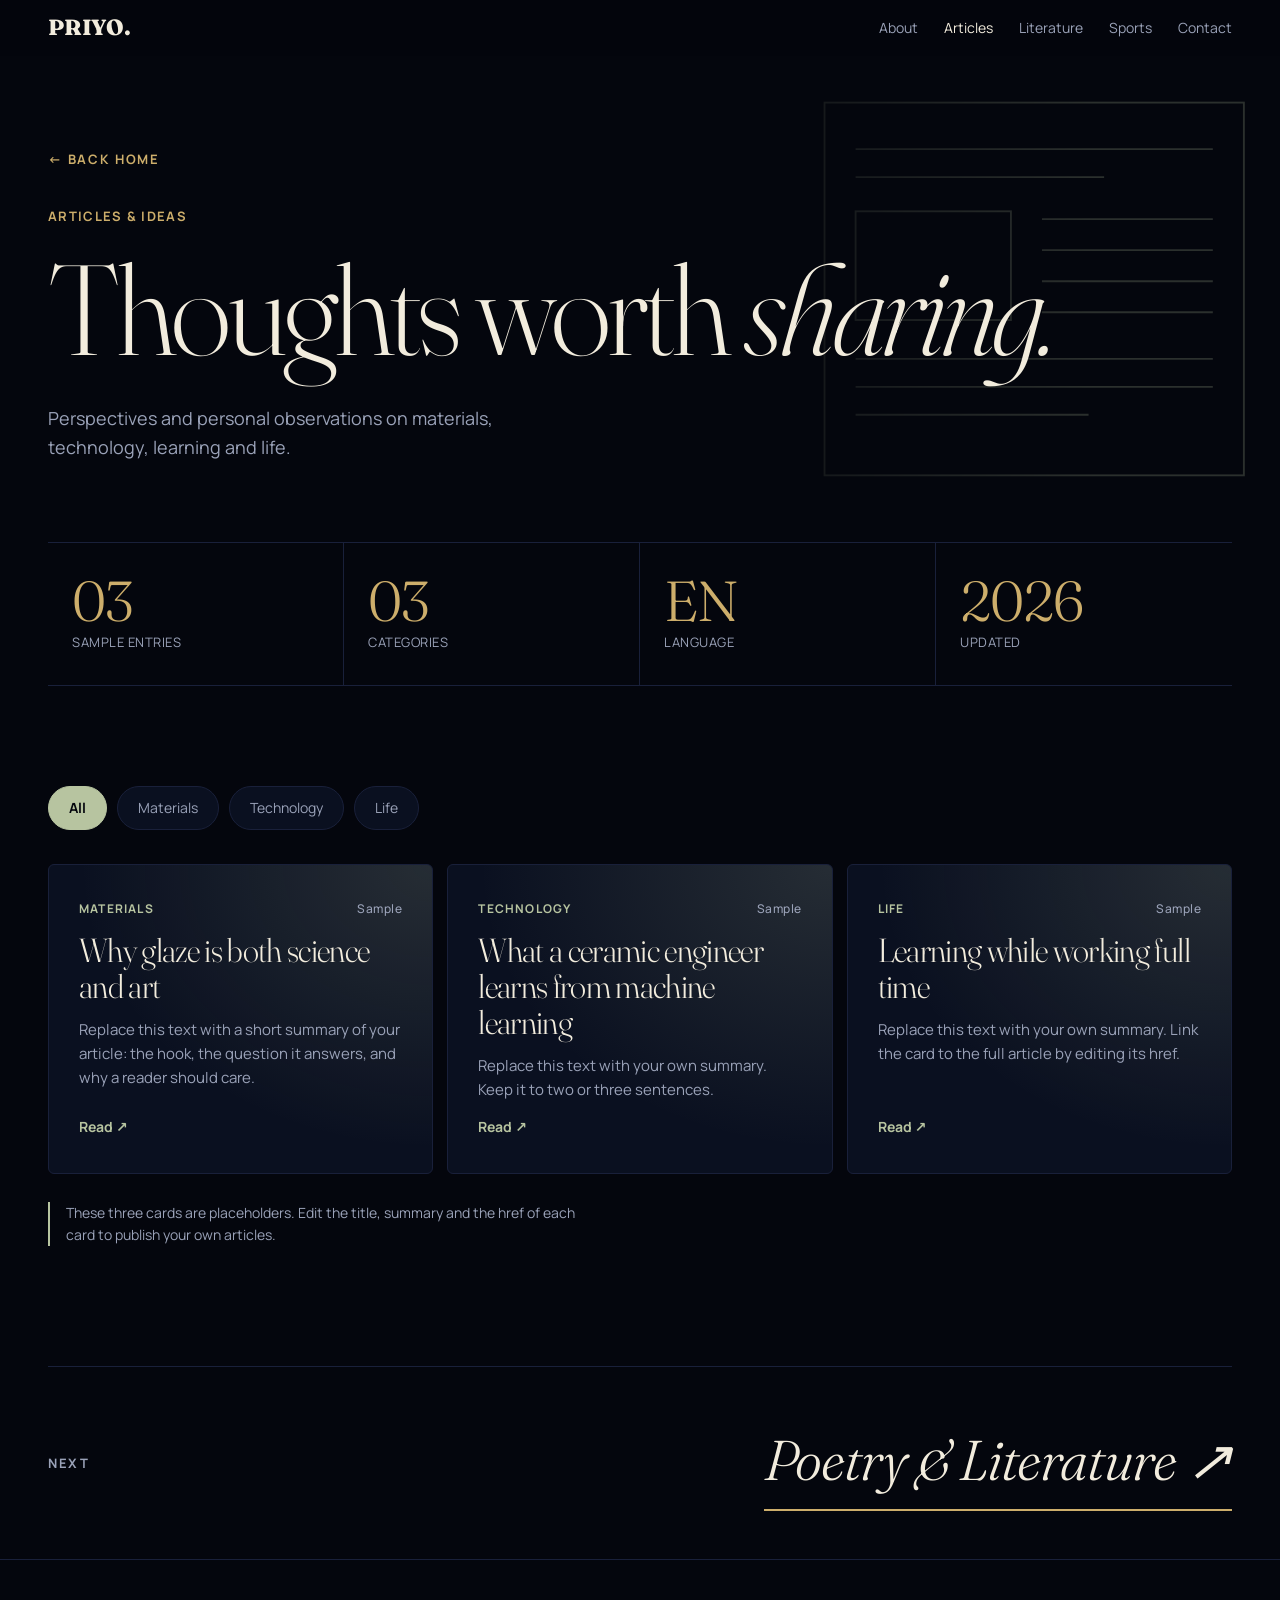
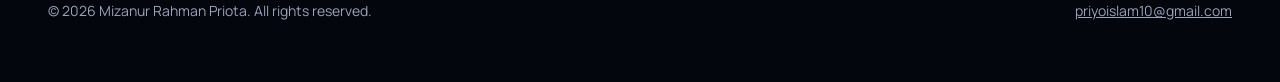
<file: templates/articles.html>
<!DOCTYPE html>
<html lang="en">
<head>
<meta charset="utf-8">
<meta name="viewport" content="width=device-width, initial-scale=1, viewport-fit=cover">
<title>Articles & Ideas | Mizanur Rahman Priota</title>
<link rel="preconnect" href="https://fonts.googleapis.com">
<link href="https://fonts.googleapis.com/css2?family=Fraunces:ital,opsz,wght@0,9..144,100..900;1,9..144,100..900&family=Manrope:wght@400;500;700&display=swap" rel="stylesheet">
<style>
:root{--bg:#04060D;--ink:#F2ECDD;--muted:#9AA2B8;--line:#19203A;--glaze:#CDAE6B;--gold:#8E9FD0;--panel:#0A1020;box-sizing:border-box;padding-top:env(safe-area-inset-top,0px);padding-bottom:env(safe-area-inset-bottom,0px)}
*{box-sizing:border-box;margin:0;padding:0}
html{scroll-behavior:smooth;scroll-padding-top:calc(env(safe-area-inset-top,0px) + 56px)}
body{background:var(--bg);color:var(--ink);font-family:'Manrope',system-ui,-apple-system,'Segoe UI',sans-serif;line-height:1.6;-webkit-font-smoothing:antialiased;overflow-x:hidden}
a{color:inherit}
:focus-visible{outline:2px solid var(--glaze);outline-offset:4px}
.wrap{max-width:1240px;margin:0 auto;padding:0 28px}
nav{position:sticky;top:env(safe-area-inset-top,0px);z-index:10;background:color-mix(in srgb,var(--bg) 88%,transparent);backdrop-filter:blur(10px)}
nav .wrap{display:flex;justify-content:space-between;align-items:center;height:56px}
.logo{font-family:'Fraunces',Georgia,serif;font-weight:800;font-size:22px;text-decoration:none;letter-spacing:-.01em}
nav ul{display:flex;gap:26px;list-style:none;font-size:14px}
nav ul a{text-decoration:none;color:var(--muted);transition:color .2s}
nav ul a:hover,nav ul a.on{color:var(--ink)}
@media(max-width:700px){nav ul{display:none}}

.hero{position:relative;padding:90px 0 60px;overflow:hidden;isolation:isolate}
.hero .bgart{position:absolute;right:-2%;top:0;width:55%;height:100%;color:var(--c,var(--glaze));fill:none;stroke:currentColor;stroke-width:1.2;opacity:.22;z-index:-1;pointer-events:none;-webkit-mask-image:linear-gradient(to left,#000 30%,transparent);mask-image:linear-gradient(to left,#000 30%,transparent)}
.back{display:inline-block;font-size:13px;letter-spacing:.14em;color:var(--glaze);text-decoration:none;font-weight:700;margin-bottom:36px}
.label{font-size:13px;color:var(--glaze);font-weight:700;letter-spacing:.1em;margin-bottom:24px}
h1{font-family:'Fraunces',Georgia,serif;font-size:clamp(46px,10vw,150px);line-height:.92;letter-spacing:-.035em;font-variation-settings:'opsz' 144,'wght' 250;margin-bottom:36px}
h1 em{font-weight:400}
.lead{color:var(--muted);font-size:18px;max-width:48ch}
.reveal{opacity:0;transform:translateY(34px);transition:opacity .9s cubic-bezier(.2,.8,.2,1),transform .9s cubic-bezier(.2,.8,.2,1)}
.reveal.in{opacity:1;transform:none}

.stats{display:grid;grid-template-columns:repeat(4,1fr);border-block:1px solid var(--line);margin-top:20px}
.stat{padding:30px 24px;border-right:1px solid var(--line)}
.stat:last-child{border-right:0}
.stat b{display:block;font-family:'Fraunces',Georgia,serif;font-weight:300;font-size:clamp(34px,4.4vw,60px);line-height:1;letter-spacing:-.02em;color:var(--glaze)}
.stat span{font-size:13px;color:var(--muted);letter-spacing:.04em}
@media(max-width:760px){.stats{grid-template-columns:1fr 1fr}.stat:nth-child(2){border-right:0}.stat:nth-child(-n+2){border-bottom:1px solid var(--line)}}

section{padding:100px 0 20px}
h2{font-family:'Fraunces',Georgia,serif;font-size:clamp(38px,6.5vw,92px);line-height:.95;letter-spacing:-.03em;font-variation-settings:'opsz' 144,'wght' 250;margin-bottom:44px}
h2 em{font-weight:400}

/* timeline */
.tl{position:relative;display:grid;gap:14px;padding-left:34px}
.tl::before{content:"";position:absolute;left:7px;top:8px;bottom:8px;width:1px;background:linear-gradient(to bottom,var(--glaze),var(--line))}
.item{position:relative;display:grid;grid-template-columns:200px 1fr;gap:28px;padding:40px 32px;border:1px solid var(--line);border-radius:6px;overflow:hidden;isolation:isolate;background:var(--panel) radial-gradient(ellipse at 100% 50%,color-mix(in srgb,var(--c,var(--glaze)) 14%,transparent),transparent 62%);transition:border-color .3s}
.item:hover{border-color:color-mix(in srgb,var(--c,var(--glaze)) 55%,var(--line))}
.item::before{content:"";position:absolute;left:-33px;top:48px;width:15px;height:15px;border-radius:50%;background:var(--bg);border:2px solid var(--c,var(--glaze))}
.item.now::before{background:var(--c,var(--glaze));box-shadow:0 0 0 6px color-mix(in srgb,var(--c,var(--glaze)) 22%,transparent)}
.when{font-size:13px;font-weight:700;letter-spacing:.08em;color:var(--c,var(--glaze))}
.when small{display:block;margin-top:6px;font-weight:500;letter-spacing:.02em;color:var(--muted);font-size:13px}
.item h3{font-family:'Fraunces',Georgia,serif;font-size:clamp(26px,3.4vw,44px);line-height:1.05;letter-spacing:-.02em;font-variation-settings:'opsz' 96,'wght' 300;margin-bottom:6px}
.org{color:var(--muted);font-size:15px;margin-bottom:14px}
.item p.d{color:var(--muted);font-size:15px;max-width:60ch}
.tag{display:inline-block;font-size:12px;font-weight:700;letter-spacing:.08em;color:var(--bg);background:var(--c,var(--glaze));padding:3px 10px;border-radius:99px;margin-left:10px;vertical-align:middle}
.score{display:inline-flex;align-items:baseline;gap:8px;margin-top:18px;font-family:'Fraunces',Georgia,serif}
.score b{font-weight:300;font-size:44px;line-height:1;color:var(--c,var(--glaze))}
.score span{font-family:'Manrope',sans-serif;font-size:13px;color:var(--muted);letter-spacing:.04em}
@media(max-width:820px){.item{grid-template-columns:1fr;gap:10px;padding:30px 20px}}

.chips{display:flex;flex-wrap:wrap;gap:12px}
.chip{border:1px solid var(--line);background:var(--panel);border-radius:99px;padding:12px 22px;font-size:15px;transition:color .25s,border-color .25s}
.chip:hover{color:var(--glaze);border-color:var(--glaze)}

.next{display:flex;justify-content:space-between;align-items:center;gap:20px;flex-wrap:wrap;margin-top:100px;padding:48px 0;border-top:1px solid var(--line)}
.next a{font-family:'Fraunces',Georgia,serif;font-style:italic;font-size:clamp(26px,4.4vw,56px);font-weight:300;letter-spacing:-.02em;text-decoration:none;border-bottom:2px solid var(--glaze);padding-bottom:4px;transition:color .3s}
.next a:hover{color:var(--glaze)}
.next span{font-size:13px;letter-spacing:.12em;color:var(--muted);font-weight:700}

footer{border-top:1px solid var(--line);padding:40px 0 60px;font-size:14px;color:var(--muted)}
footer .wrap{display:flex;justify-content:space-between;gap:20px;flex-wrap:wrap}
@media(prefers-reduced-motion:reduce){html{scroll-behavior:auto}.reveal{opacity:1;transform:none;transition:none}}

.filters{display:flex;flex-wrap:wrap;gap:10px;margin-bottom:34px}
.fbtn{font:inherit;font-size:14px;color:var(--muted);background:var(--panel);border:1px solid var(--line);border-radius:99px;padding:10px 20px;cursor:pointer;transition:color .25s,border-color .25s,background .25s}
.fbtn:hover{color:var(--ink);border-color:var(--glaze)}
.fbtn.on{color:var(--bg);background:var(--c,var(--glaze));border-color:var(--c,var(--glaze));font-weight:700}
.grid{display:grid;grid-template-columns:repeat(auto-fill,minmax(320px,1fr));gap:14px}
.post{position:relative;display:flex;flex-direction:column;gap:14px;min-height:280px;padding:34px 30px;border:1px solid var(--line);border-radius:6px;overflow:hidden;isolation:isolate;text-decoration:none;background:var(--panel) radial-gradient(ellipse at 100% 0%,color-mix(in srgb,var(--c,var(--glaze)) 16%,transparent),transparent 65%);transition:border-color .3s,transform .4s}
.post:hover{border-color:color-mix(in srgb,var(--c,var(--glaze)) 60%,var(--line));transform:translateY(-4px)}
.post.hide{display:none}
.meta{display:flex;justify-content:space-between;gap:12px;font-size:12px;font-weight:700;letter-spacing:.1em;color:var(--c,var(--glaze))}
.meta i{font-style:normal;color:var(--muted);font-weight:500;letter-spacing:.04em}
.post h3{font-family:'Fraunces',Georgia,serif;font-size:clamp(26px,2.6vw,36px);line-height:1.08;letter-spacing:-.02em;font-variation-settings:'opsz' 96,'wght' 300;transition:font-variation-settings .35s,color .35s}
.post:hover h3{font-variation-settings:'opsz' 96,'wght' 700;color:var(--c,var(--glaze))}
.post p{color:var(--muted);font-size:15px;flex:1}
.post .go{font-size:14px;font-weight:700;color:var(--c,var(--glaze))}
.note{margin-top:28px;color:var(--muted);font-size:14px;border-left:2px solid var(--c,var(--glaze));padding-left:16px;max-width:60ch}
</style>
</head>
<body>
<nav><div class="wrap">
  <a class="logo" href="index.html">PRIYO.</a>
  <ul><li><a href="index.html#about">About</a></li><li><a href="articles.html" class="on">Articles</a></li><li><a href="literature.html">Literature</a></li><li><a href="sports.html">Sports</a></li><li><a href="index.html#contact">Contact</a></li></ul>
</div></nav>

<header class="hero" style="--c:#B7C4A0"><div class="wrap">
  <svg class='bgart' viewBox='0 0 600 300' preserveAspectRatio='xMaxYMid slice' aria-hidden='true'><rect x='290' y='30' width='270' height='240'/><path d='M310 60h230M310 78h160'/><rect x='310' y='100' width='100' height='70'/><path d='M430 105h110M430 125h110M430 145h110M430 165h110M310 195h230M310 213h230M310 231h150'/></svg>
  <a class="back" href="index.html#ideas">← BACK HOME</a>
  <p class="label">ARTICLES &amp; IDEAS</p>
  <h1 class="reveal">Thoughts worth <em>sharing.</em></h1>
  <p class="lead reveal">Perspectives and personal observations on materials, technology, learning and life.</p>
</div></header>

<div class="wrap"><div class="stats reveal"><div class="stat"><b>03</b><span>SAMPLE ENTRIES</span></div><div class="stat"><b>03</b><span>CATEGORIES</span></div><div class="stat"><b>EN</b><span>LANGUAGE</span></div><div class="stat"><b>2026</b><span>UPDATED</span></div></div></div>

<section style="--c:#B7C4A0"><div class="wrap">
  <div class="filters" id="filters"><button class="fbtn on" data-f="all">All</button><button class="fbtn" data-f="materials">Materials</button><button class="fbtn" data-f="tech">Technology</button><button class="fbtn" data-f="life">Life</button></div>
  <div class="grid" id="grid"><a class='post reveal' data-c='materials' href='#'><div class='meta'><span>MATERIALS</span><i>Sample</i></div><h3>Why glaze is both science and art</h3><p>Replace this text with a short summary of your article: the hook, the question it answers, and why a reader should care.</p><span class='go'>Read ↗</span></a><a class='post reveal' data-c='tech' href='#'><div class='meta'><span>TECHNOLOGY</span><i>Sample</i></div><h3>What a ceramic engineer learns from machine learning</h3><p>Replace this text with your own summary. Keep it to two or three sentences.</p><span class='go'>Read ↗</span></a><a class='post reveal' data-c='life' href='#'><div class='meta'><span>LIFE</span><i>Sample</i></div><h3>Learning while working full time</h3><p>Replace this text with your own summary. Link the card to the full article by editing its href.</p><span class='go'>Read ↗</span></a></div>
  <p class="note">These three cards are placeholders. Edit the title, summary and the href of each card to publish your own articles.</p>
</div></section>

<div class="wrap"><div class="next">
  <span>NEXT</span>
  <a href="literature.html">Poetry &amp; Literature ↗</a>
</div></div>

<footer><div class="wrap">
  <p>© 2026 Mizanur Rahman Priota. All rights reserved.</p>
  <p><a href="mailto:priyoislam10@gmail.com">priyoislam10@gmail.com</a></p>
</div></footer>

<script>
(function(){
  var io=new IntersectionObserver(function(es){es.forEach(function(e){if(e.isIntersecting){e.target.classList.add('in');io.unobserve(e.target);}});},{threshold:.12});
  document.querySelectorAll('.reveal').forEach(function(el){io.observe(el);});
  var btns=document.querySelectorAll('.fbtn'),posts=document.querySelectorAll('.post');
  btns.forEach(function(b){b.addEventListener('click',function(){
    btns.forEach(function(x){x.classList.remove('on');});b.classList.add('on');
    var f=b.getAttribute('data-f');
    posts.forEach(function(p){p.classList.toggle('hide',f!=='all'&&p.getAttribute('data-c')!==f);});
  });});
})();
</script>
</body>
</html>
</file>
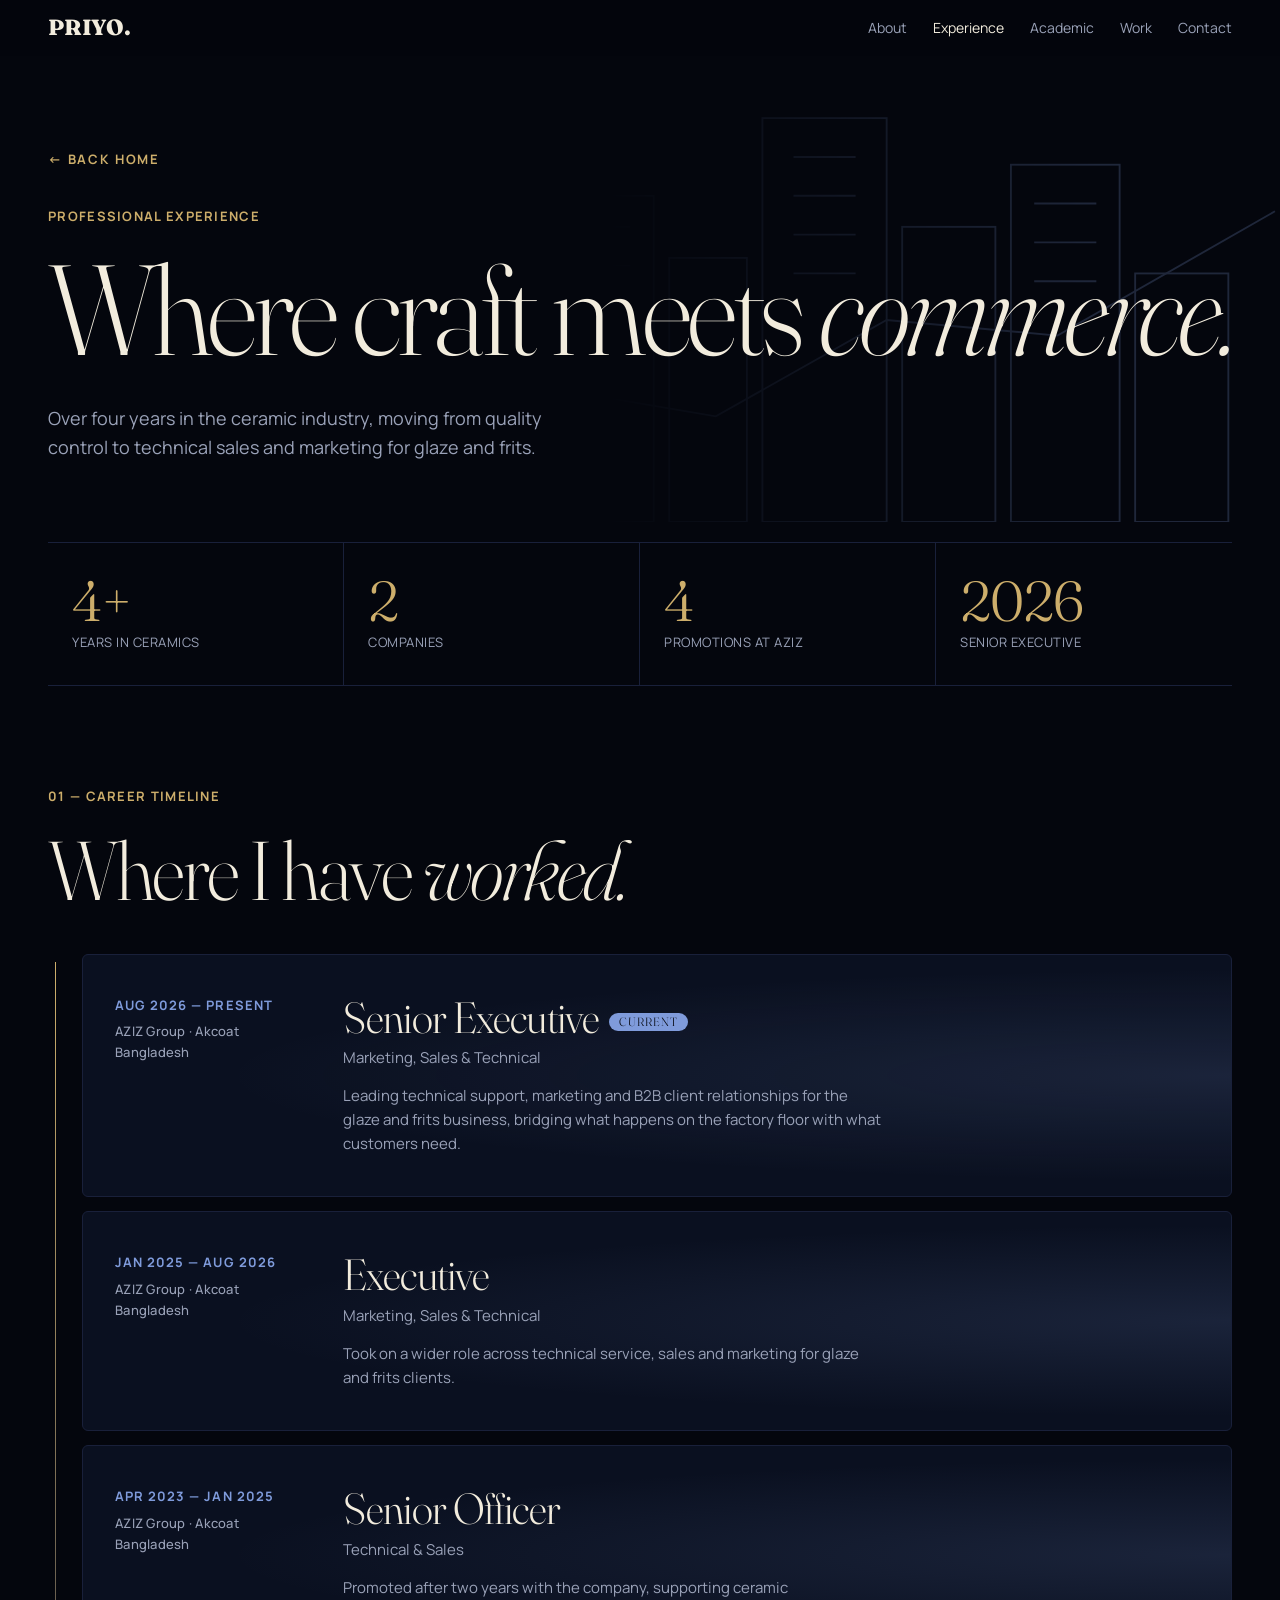
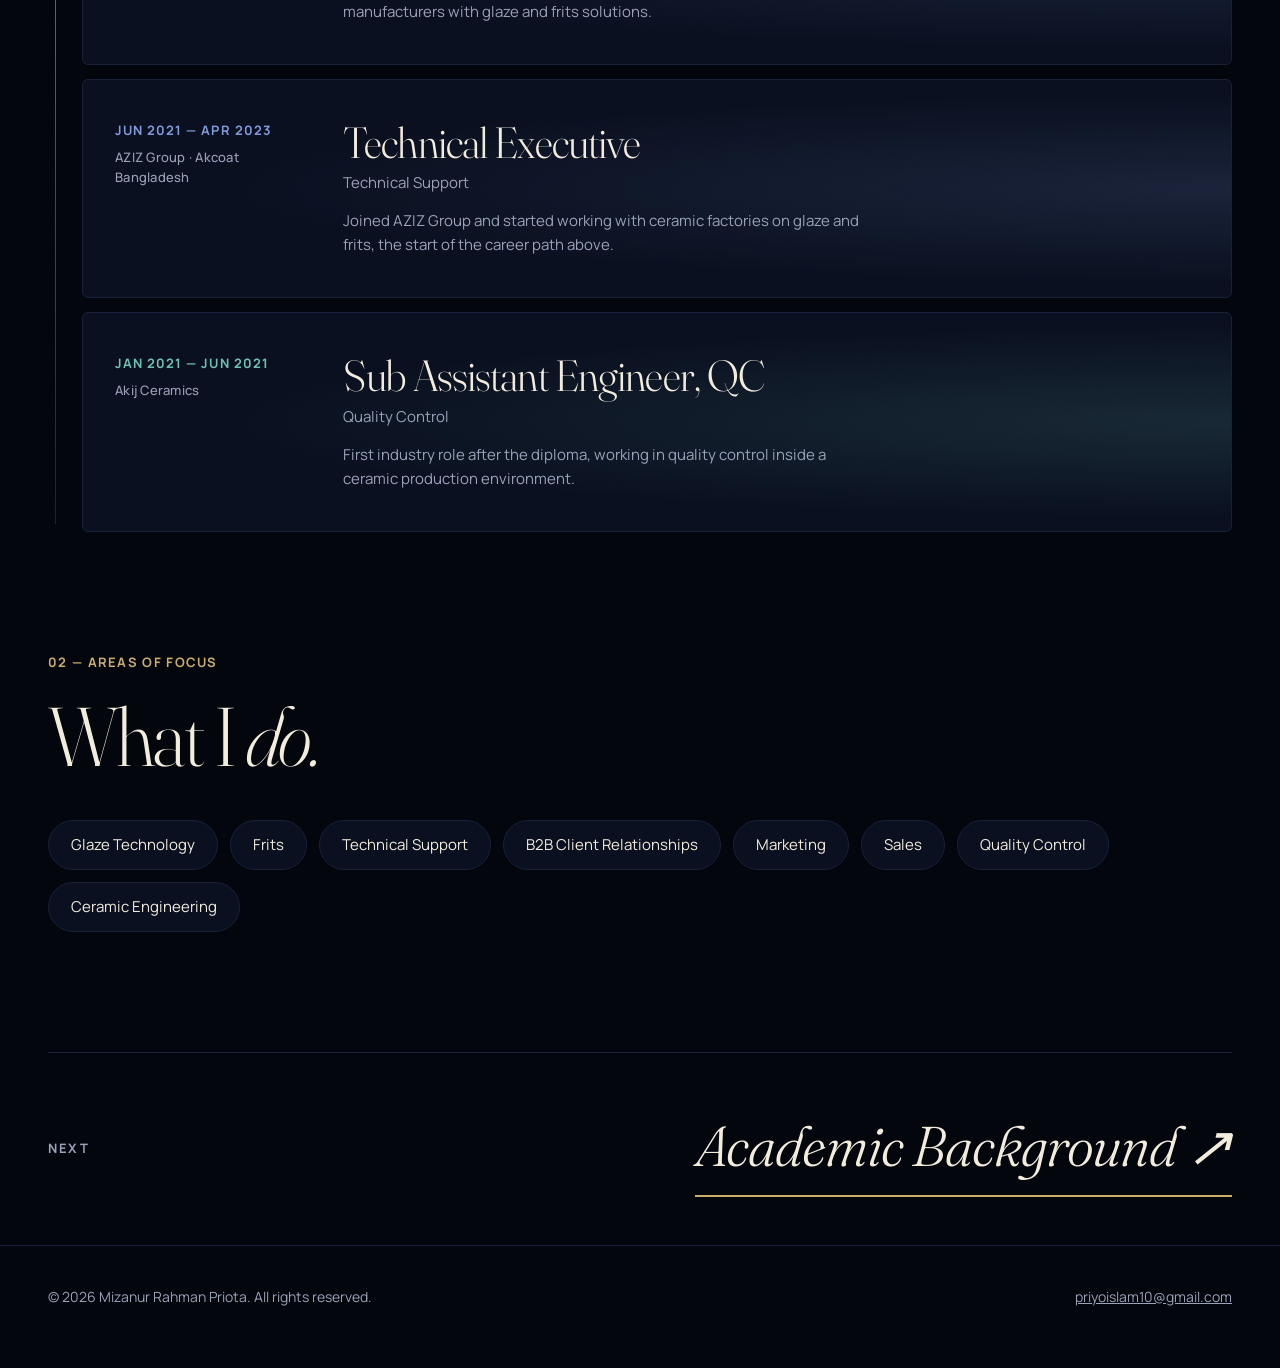
<file: templates/experience.html>
<!DOCTYPE html>
<html lang="en">
<head>
<meta charset="utf-8">
<meta name="viewport" content="width=device-width, initial-scale=1, viewport-fit=cover">
<title>Professional Experience | Mizanur Rahman Priota</title>
<link rel="preconnect" href="https://fonts.googleapis.com">
<link href="https://fonts.googleapis.com/css2?family=Fraunces:ital,opsz,wght@0,9..144,100..900;1,9..144,100..900&family=Manrope:wght@400;500;700&display=swap" rel="stylesheet">
<style>
:root{--bg:#04060D;--ink:#F2ECDD;--muted:#9AA2B8;--line:#19203A;--glaze:#CDAE6B;--gold:#8E9FD0;--panel:#0A1020;box-sizing:border-box;padding-top:env(safe-area-inset-top,0px);padding-bottom:env(safe-area-inset-bottom,0px)}
*{box-sizing:border-box;margin:0;padding:0}
html{scroll-behavior:smooth;scroll-padding-top:calc(env(safe-area-inset-top,0px) + 56px)}
body{background:var(--bg);color:var(--ink);font-family:'Manrope',system-ui,-apple-system,'Segoe UI',sans-serif;line-height:1.6;-webkit-font-smoothing:antialiased;overflow-x:hidden}
a{color:inherit}
:focus-visible{outline:2px solid var(--glaze);outline-offset:4px}
.wrap{max-width:1240px;margin:0 auto;padding:0 28px}
nav{position:sticky;top:env(safe-area-inset-top,0px);z-index:10;background:color-mix(in srgb,var(--bg) 88%,transparent);backdrop-filter:blur(10px)}
nav .wrap{display:flex;justify-content:space-between;align-items:center;height:56px}
.logo{font-family:'Fraunces',Georgia,serif;font-weight:800;font-size:22px;text-decoration:none;letter-spacing:-.01em}
nav ul{display:flex;gap:26px;list-style:none;font-size:14px}
nav ul a{text-decoration:none;color:var(--muted);transition:color .2s}
nav ul a:hover,nav ul a.on{color:var(--ink)}
@media(max-width:700px){nav ul{display:none}}

.hero{position:relative;padding:90px 0 60px;overflow:hidden;isolation:isolate}
.hero .bgart{position:absolute;right:-2%;top:0;width:55%;height:100%;color:var(--c,var(--glaze));fill:none;stroke:currentColor;stroke-width:1.2;opacity:.22;z-index:-1;pointer-events:none;-webkit-mask-image:linear-gradient(to left,#000 30%,transparent);mask-image:linear-gradient(to left,#000 30%,transparent)}
.back{display:inline-block;font-size:13px;letter-spacing:.14em;color:var(--glaze);text-decoration:none;font-weight:700;margin-bottom:36px}
.label{font-size:13px;color:var(--glaze);font-weight:700;letter-spacing:.1em;margin-bottom:24px}
h1{font-family:'Fraunces',Georgia,serif;font-size:clamp(46px,10vw,150px);line-height:.92;letter-spacing:-.035em;font-variation-settings:'opsz' 144,'wght' 250;margin-bottom:36px}
h1 em{font-weight:400}
.lead{color:var(--muted);font-size:18px;max-width:48ch}
.reveal{opacity:0;transform:translateY(34px);transition:opacity .9s cubic-bezier(.2,.8,.2,1),transform .9s cubic-bezier(.2,.8,.2,1)}
.reveal.in{opacity:1;transform:none}

.stats{display:grid;grid-template-columns:repeat(4,1fr);border-block:1px solid var(--line);margin-top:20px}
.stat{padding:30px 24px;border-right:1px solid var(--line)}
.stat:last-child{border-right:0}
.stat b{display:block;font-family:'Fraunces',Georgia,serif;font-weight:300;font-size:clamp(34px,4.4vw,60px);line-height:1;letter-spacing:-.02em;color:var(--glaze)}
.stat span{font-size:13px;color:var(--muted);letter-spacing:.04em}
@media(max-width:760px){.stats{grid-template-columns:1fr 1fr}.stat:nth-child(2){border-right:0}.stat:nth-child(-n+2){border-bottom:1px solid var(--line)}}

section{padding:100px 0 20px}
h2{font-family:'Fraunces',Georgia,serif;font-size:clamp(38px,6.5vw,92px);line-height:.95;letter-spacing:-.03em;font-variation-settings:'opsz' 144,'wght' 250;margin-bottom:44px}
h2 em{font-weight:400}

/* timeline */
.tl{position:relative;display:grid;gap:14px;padding-left:34px}
.tl::before{content:"";position:absolute;left:7px;top:8px;bottom:8px;width:1px;background:linear-gradient(to bottom,var(--glaze),var(--line))}
.item{position:relative;display:grid;grid-template-columns:200px 1fr;gap:28px;padding:40px 32px;border:1px solid var(--line);border-radius:6px;overflow:hidden;isolation:isolate;background:var(--panel) radial-gradient(ellipse at 100% 50%,color-mix(in srgb,var(--c,var(--glaze)) 14%,transparent),transparent 62%);transition:border-color .3s}
.item:hover{border-color:color-mix(in srgb,var(--c,var(--glaze)) 55%,var(--line))}
.item::before{content:"";position:absolute;left:-33px;top:48px;width:15px;height:15px;border-radius:50%;background:var(--bg);border:2px solid var(--c,var(--glaze))}
.item.now::before{background:var(--c,var(--glaze));box-shadow:0 0 0 6px color-mix(in srgb,var(--c,var(--glaze)) 22%,transparent)}
.when{font-size:13px;font-weight:700;letter-spacing:.08em;color:var(--c,var(--glaze))}
.when small{display:block;margin-top:6px;font-weight:500;letter-spacing:.02em;color:var(--muted);font-size:13px}
.item h3{font-family:'Fraunces',Georgia,serif;font-size:clamp(26px,3.4vw,44px);line-height:1.05;letter-spacing:-.02em;font-variation-settings:'opsz' 96,'wght' 300;margin-bottom:6px}
.org{color:var(--muted);font-size:15px;margin-bottom:14px}
.item p.d{color:var(--muted);font-size:15px;max-width:60ch}
.tag{display:inline-block;font-size:12px;font-weight:700;letter-spacing:.08em;color:var(--bg);background:var(--c,var(--glaze));padding:3px 10px;border-radius:99px;margin-left:10px;vertical-align:middle}
.score{display:inline-flex;align-items:baseline;gap:8px;margin-top:18px;font-family:'Fraunces',Georgia,serif}
.score b{font-weight:300;font-size:44px;line-height:1;color:var(--c,var(--glaze))}
.score span{font-family:'Manrope',sans-serif;font-size:13px;color:var(--muted);letter-spacing:.04em}
@media(max-width:820px){.item{grid-template-columns:1fr;gap:10px;padding:30px 20px}}

.chips{display:flex;flex-wrap:wrap;gap:12px}
.chip{border:1px solid var(--line);background:var(--panel);border-radius:99px;padding:12px 22px;font-size:15px;transition:color .25s,border-color .25s}
.chip:hover{color:var(--glaze);border-color:var(--glaze)}

.next{display:flex;justify-content:space-between;align-items:center;gap:20px;flex-wrap:wrap;margin-top:100px;padding:48px 0;border-top:1px solid var(--line)}
.next a{font-family:'Fraunces',Georgia,serif;font-style:italic;font-size:clamp(26px,4.4vw,56px);font-weight:300;letter-spacing:-.02em;text-decoration:none;border-bottom:2px solid var(--glaze);padding-bottom:4px;transition:color .3s}
.next a:hover{color:var(--glaze)}
.next span{font-size:13px;letter-spacing:.12em;color:var(--muted);font-weight:700}

footer{border-top:1px solid var(--line);padding:40px 0 60px;font-size:14px;color:var(--muted)}
footer .wrap{display:flex;justify-content:space-between;gap:20px;flex-wrap:wrap}
@media(prefers-reduced-motion:reduce){html{scroll-behavior:auto}.reveal{opacity:1;transform:none;transition:none}}
</style>
</head>
<body>
<nav><div class="wrap">
  <a class="logo" href="index.html">PRIYO.</a>
  <ul>
    <li><a href="index.html#about">About</a></li>
    <li><a href="experience.html" class="on">Experience</a></li>
    <li><a href="academic.html">Academic</a></li>
    <li><a href="index.html#work">Work</a></li>
    <li><a href="index.html#contact">Contact</a></li>
  </ul>
</div></nav>

<header class="hero" style="--c:#7F9BDB"><div class="wrap">
  <svg class='bgart' viewBox='0 0 600 300' preserveAspectRatio='xMaxYMax slice' aria-hidden='true'><rect x='40' y='150' width='60' height='150'/><rect x='110' y='90' width='70' height='210'/><rect x='190' y='130' width='50' height='170'/><rect x='250' y='40' width='80' height='260'/><rect x='340' y='110' width='60' height='190'/><rect x='410' y='70' width='70' height='230'/><rect x='490' y='140' width='60' height='160'/><path d='M125 110h40M125 135h40M125 160h40M270 65h40M270 90h40M270 115h40M270 140h40M425 95h40M425 120h40M425 145h40'/><polyline points='20,250 120,215 220,232 330,170 440,180 580,100'/></svg>
  <a class="back" href="index.html#journey">← BACK HOME</a>
  <p class="label">PROFESSIONAL EXPERIENCE</p>
  <h1 class="reveal">Where craft meets <em>commerce.</em></h1>
  <p class="lead reveal">Over four years in the ceramic industry, moving from quality control to technical sales and marketing for glaze and frits.</p>
</div></header>

<div class="wrap"><div class="stats reveal"><div class="stat"><b>4+</b><span>YEARS IN CERAMICS</span></div><div class="stat"><b>2</b><span>COMPANIES</span></div><div class="stat"><b>4</b><span>PROMOTIONS AT AZIZ</span></div><div class="stat"><b>2026</b><span>SENIOR EXECUTIVE</span></div></div></div>


<section id="timeline"><div class="wrap">
  <p class="label">01 — CAREER TIMELINE</p>
  <h2 class="reveal">Where I have <em>worked.</em></h2>
  <div class="tl"><div class='item reveal now' style='--c:#7F9BDB'><div class='when'>AUG 2026 — PRESENT<small>AZIZ Group · Akcoat Bangladesh</small></div><div><h3>Senior Executive<span class='tag'>CURRENT</span></h3><p class='org'>Marketing, Sales &amp; Technical</p><p class='d'>Leading technical support, marketing and B2B client relationships for the glaze and frits business, bridging what happens on the factory floor with what customers need.</p></div></div><div class='item reveal' style='--c:#7F9BDB'><div class='when'>JAN 2025 — AUG 2026<small>AZIZ Group · Akcoat Bangladesh</small></div><div><h3>Executive</h3><p class='org'>Marketing, Sales &amp; Technical</p><p class='d'>Took on a wider role across technical service, sales and marketing for glaze and frits clients.</p></div></div><div class='item reveal' style='--c:#7F9BDB'><div class='when'>APR 2023 — JAN 2025<small>AZIZ Group · Akcoat Bangladesh</small></div><div><h3>Senior Officer</h3><p class='org'>Technical &amp; Sales</p><p class='d'>Promoted after two years with the company, supporting ceramic manufacturers with glaze and frits solutions.</p></div></div><div class='item reveal' style='--c:#7F9BDB'><div class='when'>JUN 2021 — APR 2023<small>AZIZ Group · Akcoat Bangladesh</small></div><div><h3>Technical Executive</h3><p class='org'>Technical Support</p><p class='d'>Joined AZIZ Group and started working with ceramic factories on glaze and frits, the start of the career path above.</p></div></div><div class='item reveal' style='--c:#6FC3B2'><div class='when'>JAN 2021 — JUN 2021<small>Akij Ceramics</small></div><div><h3>Sub Assistant Engineer, QC</h3><p class='org'>Quality Control</p><p class='d'>First industry role after the diploma, working in quality control inside a ceramic production environment.</p></div></div></div>
</div></section>

<section id="focus"><div class="wrap">
  <p class="label">02 — AREAS OF FOCUS</p>
  <h2 class="reveal">What I <em>do.</em></h2>
  <div class="chips reveal">
    <span class="chip">Glaze Technology</span><span class="chip">Frits</span><span class="chip">Technical Support</span>
    <span class="chip">B2B Client Relationships</span><span class="chip">Marketing</span><span class="chip">Sales</span>
    <span class="chip">Quality Control</span><span class="chip">Ceramic Engineering</span>
  </div>
</div></section>


<div class="wrap"><div class="next">
  <span>NEXT</span>
  <a href="academic.html">Academic Background ↗</a>
</div></div>

<footer><div class="wrap">
  <p>© 2026 Mizanur Rahman Priota. All rights reserved.</p>
  <p><a href="mailto:priyoislam10@gmail.com">priyoislam10@gmail.com</a></p>
</div></footer>

<script>
(function(){
  var io=new IntersectionObserver(function(es){es.forEach(function(e){if(e.isIntersecting){e.target.classList.add('in');io.unobserve(e.target);}});},{threshold:.15});
  document.querySelectorAll('.reveal').forEach(function(el){io.observe(el);});
})();
</script>
</body>
</html>
</file>
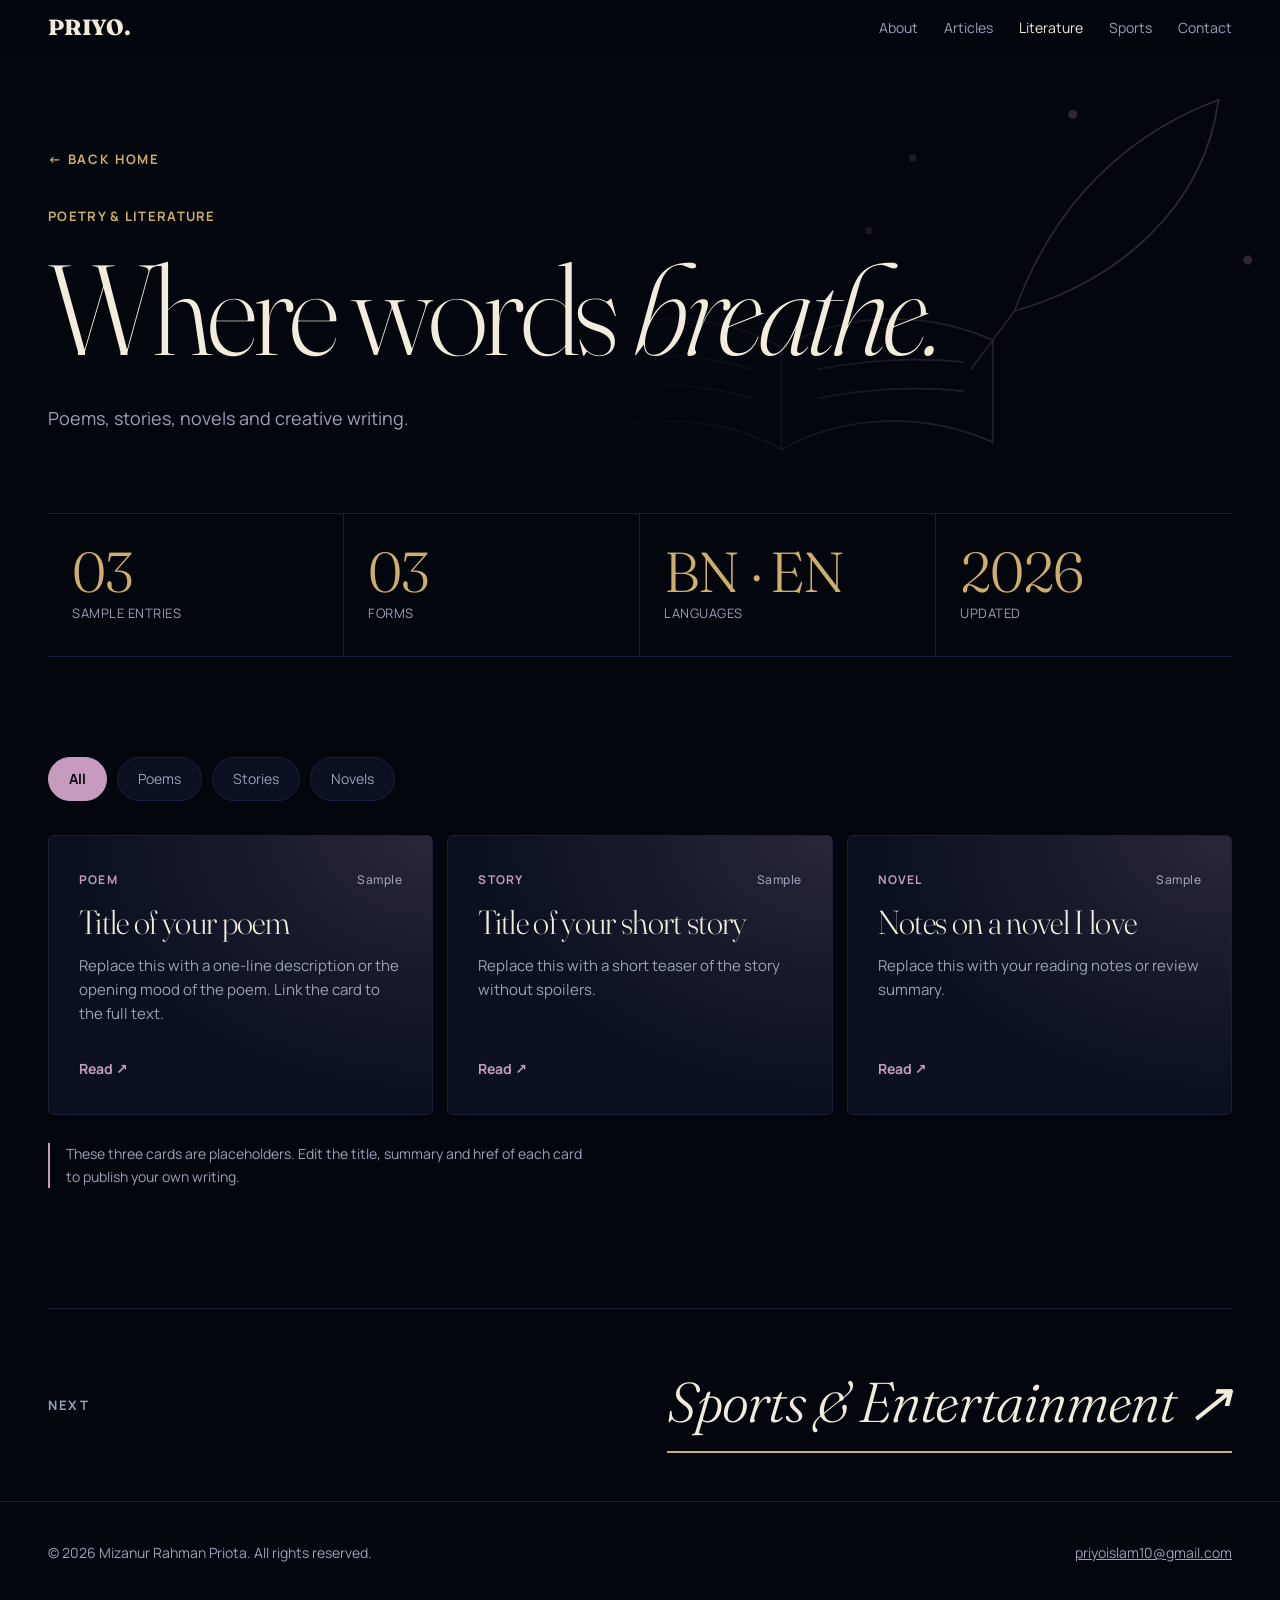
<file: templates/literature.html>
<!DOCTYPE html>
<html lang="en">
<head>
<meta charset="utf-8">
<meta name="viewport" content="width=device-width, initial-scale=1, viewport-fit=cover">
<title>Poetry & Literature | Mizanur Rahman Priota</title>
<link rel="preconnect" href="https://fonts.googleapis.com">
<link href="https://fonts.googleapis.com/css2?family=Fraunces:ital,opsz,wght@0,9..144,100..900;1,9..144,100..900&family=Manrope:wght@400;500;700&display=swap" rel="stylesheet">
<style>
:root{--bg:#04060D;--ink:#F2ECDD;--muted:#9AA2B8;--line:#19203A;--glaze:#CDAE6B;--gold:#8E9FD0;--panel:#0A1020;box-sizing:border-box;padding-top:env(safe-area-inset-top,0px);padding-bottom:env(safe-area-inset-bottom,0px)}
*{box-sizing:border-box;margin:0;padding:0}
html{scroll-behavior:smooth;scroll-padding-top:calc(env(safe-area-inset-top,0px) + 56px)}
body{background:var(--bg);color:var(--ink);font-family:'Manrope',system-ui,-apple-system,'Segoe UI',sans-serif;line-height:1.6;-webkit-font-smoothing:antialiased;overflow-x:hidden}
a{color:inherit}
:focus-visible{outline:2px solid var(--glaze);outline-offset:4px}
.wrap{max-width:1240px;margin:0 auto;padding:0 28px}
nav{position:sticky;top:env(safe-area-inset-top,0px);z-index:10;background:color-mix(in srgb,var(--bg) 88%,transparent);backdrop-filter:blur(10px)}
nav .wrap{display:flex;justify-content:space-between;align-items:center;height:56px}
.logo{font-family:'Fraunces',Georgia,serif;font-weight:800;font-size:22px;text-decoration:none;letter-spacing:-.01em}
nav ul{display:flex;gap:26px;list-style:none;font-size:14px}
nav ul a{text-decoration:none;color:var(--muted);transition:color .2s}
nav ul a:hover,nav ul a.on{color:var(--ink)}
@media(max-width:700px){nav ul{display:none}}

.hero{position:relative;padding:90px 0 60px;overflow:hidden;isolation:isolate}
.hero .bgart{position:absolute;right:-2%;top:0;width:55%;height:100%;color:var(--c,var(--glaze));fill:none;stroke:currentColor;stroke-width:1.2;opacity:.22;z-index:-1;pointer-events:none;-webkit-mask-image:linear-gradient(to left,#000 30%,transparent);mask-image:linear-gradient(to left,#000 30%,transparent)}
.back{display:inline-block;font-size:13px;letter-spacing:.14em;color:var(--glaze);text-decoration:none;font-weight:700;margin-bottom:36px}
.label{font-size:13px;color:var(--glaze);font-weight:700;letter-spacing:.1em;margin-bottom:24px}
h1{font-family:'Fraunces',Georgia,serif;font-size:clamp(46px,10vw,150px);line-height:.92;letter-spacing:-.035em;font-variation-settings:'opsz' 144,'wght' 250;margin-bottom:36px}
h1 em{font-weight:400}
.lead{color:var(--muted);font-size:18px;max-width:48ch}
.reveal{opacity:0;transform:translateY(34px);transition:opacity .9s cubic-bezier(.2,.8,.2,1),transform .9s cubic-bezier(.2,.8,.2,1)}
.reveal.in{opacity:1;transform:none}

.stats{display:grid;grid-template-columns:repeat(4,1fr);border-block:1px solid var(--line);margin-top:20px}
.stat{padding:30px 24px;border-right:1px solid var(--line)}
.stat:last-child{border-right:0}
.stat b{display:block;font-family:'Fraunces',Georgia,serif;font-weight:300;font-size:clamp(34px,4.4vw,60px);line-height:1;letter-spacing:-.02em;color:var(--glaze)}
.stat span{font-size:13px;color:var(--muted);letter-spacing:.04em}
@media(max-width:760px){.stats{grid-template-columns:1fr 1fr}.stat:nth-child(2){border-right:0}.stat:nth-child(-n+2){border-bottom:1px solid var(--line)}}

section{padding:100px 0 20px}
h2{font-family:'Fraunces',Georgia,serif;font-size:clamp(38px,6.5vw,92px);line-height:.95;letter-spacing:-.03em;font-variation-settings:'opsz' 144,'wght' 250;margin-bottom:44px}
h2 em{font-weight:400}

/* timeline */
.tl{position:relative;display:grid;gap:14px;padding-left:34px}
.tl::before{content:"";position:absolute;left:7px;top:8px;bottom:8px;width:1px;background:linear-gradient(to bottom,var(--glaze),var(--line))}
.item{position:relative;display:grid;grid-template-columns:200px 1fr;gap:28px;padding:40px 32px;border:1px solid var(--line);border-radius:6px;overflow:hidden;isolation:isolate;background:var(--panel) radial-gradient(ellipse at 100% 50%,color-mix(in srgb,var(--c,var(--glaze)) 14%,transparent),transparent 62%);transition:border-color .3s}
.item:hover{border-color:color-mix(in srgb,var(--c,var(--glaze)) 55%,var(--line))}
.item::before{content:"";position:absolute;left:-33px;top:48px;width:15px;height:15px;border-radius:50%;background:var(--bg);border:2px solid var(--c,var(--glaze))}
.item.now::before{background:var(--c,var(--glaze));box-shadow:0 0 0 6px color-mix(in srgb,var(--c,var(--glaze)) 22%,transparent)}
.when{font-size:13px;font-weight:700;letter-spacing:.08em;color:var(--c,var(--glaze))}
.when small{display:block;margin-top:6px;font-weight:500;letter-spacing:.02em;color:var(--muted);font-size:13px}
.item h3{font-family:'Fraunces',Georgia,serif;font-size:clamp(26px,3.4vw,44px);line-height:1.05;letter-spacing:-.02em;font-variation-settings:'opsz' 96,'wght' 300;margin-bottom:6px}
.org{color:var(--muted);font-size:15px;margin-bottom:14px}
.item p.d{color:var(--muted);font-size:15px;max-width:60ch}
.tag{display:inline-block;font-size:12px;font-weight:700;letter-spacing:.08em;color:var(--bg);background:var(--c,var(--glaze));padding:3px 10px;border-radius:99px;margin-left:10px;vertical-align:middle}
.score{display:inline-flex;align-items:baseline;gap:8px;margin-top:18px;font-family:'Fraunces',Georgia,serif}
.score b{font-weight:300;font-size:44px;line-height:1;color:var(--c,var(--glaze))}
.score span{font-family:'Manrope',sans-serif;font-size:13px;color:var(--muted);letter-spacing:.04em}
@media(max-width:820px){.item{grid-template-columns:1fr;gap:10px;padding:30px 20px}}

.chips{display:flex;flex-wrap:wrap;gap:12px}
.chip{border:1px solid var(--line);background:var(--panel);border-radius:99px;padding:12px 22px;font-size:15px;transition:color .25s,border-color .25s}
.chip:hover{color:var(--glaze);border-color:var(--glaze)}

.next{display:flex;justify-content:space-between;align-items:center;gap:20px;flex-wrap:wrap;margin-top:100px;padding:48px 0;border-top:1px solid var(--line)}
.next a{font-family:'Fraunces',Georgia,serif;font-style:italic;font-size:clamp(26px,4.4vw,56px);font-weight:300;letter-spacing:-.02em;text-decoration:none;border-bottom:2px solid var(--glaze);padding-bottom:4px;transition:color .3s}
.next a:hover{color:var(--glaze)}
.next span{font-size:13px;letter-spacing:.12em;color:var(--muted);font-weight:700}

footer{border-top:1px solid var(--line);padding:40px 0 60px;font-size:14px;color:var(--muted)}
footer .wrap{display:flex;justify-content:space-between;gap:20px;flex-wrap:wrap}
@media(prefers-reduced-motion:reduce){html{scroll-behavior:auto}.reveal{opacity:1;transform:none;transition:none}}

.filters{display:flex;flex-wrap:wrap;gap:10px;margin-bottom:34px}
.fbtn{font:inherit;font-size:14px;color:var(--muted);background:var(--panel);border:1px solid var(--line);border-radius:99px;padding:10px 20px;cursor:pointer;transition:color .25s,border-color .25s,background .25s}
.fbtn:hover{color:var(--ink);border-color:var(--glaze)}
.fbtn.on{color:var(--bg);background:var(--c,var(--glaze));border-color:var(--c,var(--glaze));font-weight:700}
.grid{display:grid;grid-template-columns:repeat(auto-fill,minmax(320px,1fr));gap:14px}
.post{position:relative;display:flex;flex-direction:column;gap:14px;min-height:280px;padding:34px 30px;border:1px solid var(--line);border-radius:6px;overflow:hidden;isolation:isolate;text-decoration:none;background:var(--panel) radial-gradient(ellipse at 100% 0%,color-mix(in srgb,var(--c,var(--glaze)) 16%,transparent),transparent 65%);transition:border-color .3s,transform .4s}
.post:hover{border-color:color-mix(in srgb,var(--c,var(--glaze)) 60%,var(--line));transform:translateY(-4px)}
.post.hide{display:none}
.meta{display:flex;justify-content:space-between;gap:12px;font-size:12px;font-weight:700;letter-spacing:.1em;color:var(--c,var(--glaze))}
.meta i{font-style:normal;color:var(--muted);font-weight:500;letter-spacing:.04em}
.post h3{font-family:'Fraunces',Georgia,serif;font-size:clamp(26px,2.6vw,36px);line-height:1.08;letter-spacing:-.02em;font-variation-settings:'opsz' 96,'wght' 300;transition:font-variation-settings .35s,color .35s}
.post:hover h3{font-variation-settings:'opsz' 96,'wght' 700;color:var(--c,var(--glaze))}
.post p{color:var(--muted);font-size:15px;flex:1}
.post .go{font-size:14px;font-weight:700;color:var(--c,var(--glaze))}
.note{margin-top:28px;color:var(--muted);font-size:14px;border-left:2px solid var(--c,var(--glaze));padding-left:16px;max-width:60ch}
</style>
</head>
<body>
<nav><div class="wrap">
  <a class="logo" href="index.html">PRIYO.</a>
  <ul><li><a href="index.html#about">About</a></li><li><a href="articles.html">Articles</a></li><li><a href="literature.html" class="on">Literature</a></li><li><a href="sports.html">Sports</a></li><li><a href="index.html#contact">Contact</a></li></ul>
</div></nav>

<header class="hero" style="--c:#C79BC0"><div class="wrap">
  <svg class='bgart' viewBox='0 0 600 300' preserveAspectRatio='xMaxYMid slice' aria-hidden='true'><path d='M240 200C195 175 140 175 95 195V265C140 245 195 245 240 270C285 245 340 245 385 265V195C340 175 285 175 240 200Z'/><path d='M240 200V270M120 210q50-10 100 5M120 230q50-10 100 5M265 215q50-10 100-5M265 235q50-10 100-5'/><path d='M540 30C460 60 420 120 400 175C470 155 530 105 540 30Z'/><path d='M400 175L370 215'/><g fill='currentColor'><circle cx='440' cy='40' r='2.5'/><circle cx='330' cy='70' r='2'/><circle cx='560' cy='140' r='2.5'/><circle cx='300' cy='120' r='2'/></g></svg>
  <a class="back" href="index.html#ideas">← BACK HOME</a>
  <p class="label">POETRY &amp; LITERATURE</p>
  <h1 class="reveal">Where words <em>breathe.</em></h1>
  <p class="lead reveal">Poems, stories, novels and creative writing.</p>
</div></header>

<div class="wrap"><div class="stats reveal"><div class="stat"><b>03</b><span>SAMPLE ENTRIES</span></div><div class="stat"><b>03</b><span>FORMS</span></div><div class="stat"><b>BN · EN</b><span>LANGUAGES</span></div><div class="stat"><b>2026</b><span>UPDATED</span></div></div></div>

<section style="--c:#C79BC0"><div class="wrap">
  <div class="filters" id="filters"><button class="fbtn on" data-f="all">All</button><button class="fbtn" data-f="poem">Poems</button><button class="fbtn" data-f="story">Stories</button><button class="fbtn" data-f="novel">Novels</button></div>
  <div class="grid" id="grid"><a class='post reveal' data-c='poem' href='#'><div class='meta'><span>POEM</span><i>Sample</i></div><h3>Title of your poem</h3><p>Replace this with a one-line description or the opening mood of the poem. Link the card to the full text.</p><span class='go'>Read ↗</span></a><a class='post reveal' data-c='story' href='#'><div class='meta'><span>STORY</span><i>Sample</i></div><h3>Title of your short story</h3><p>Replace this with a short teaser of the story without spoilers.</p><span class='go'>Read ↗</span></a><a class='post reveal' data-c='novel' href='#'><div class='meta'><span>NOVEL</span><i>Sample</i></div><h3>Notes on a novel I love</h3><p>Replace this with your reading notes or review summary.</p><span class='go'>Read ↗</span></a></div>
  <p class="note">These three cards are placeholders. Edit the title, summary and href of each card to publish your own writing.</p>
</div></section>

<div class="wrap"><div class="next">
  <span>NEXT</span>
  <a href="sports.html">Sports &amp; Entertainment ↗</a>
</div></div>

<footer><div class="wrap">
  <p>© 2026 Mizanur Rahman Priota. All rights reserved.</p>
  <p><a href="mailto:priyoislam10@gmail.com">priyoislam10@gmail.com</a></p>
</div></footer>

<script>
(function(){
  var io=new IntersectionObserver(function(es){es.forEach(function(e){if(e.isIntersecting){e.target.classList.add('in');io.unobserve(e.target);}});},{threshold:.12});
  document.querySelectorAll('.reveal').forEach(function(el){io.observe(el);});
  var btns=document.querySelectorAll('.fbtn'),posts=document.querySelectorAll('.post');
  btns.forEach(function(b){b.addEventListener('click',function(){
    btns.forEach(function(x){x.classList.remove('on');});b.classList.add('on');
    var f=b.getAttribute('data-f');
    posts.forEach(function(p){p.classList.toggle('hide',f!=='all'&&p.getAttribute('data-c')!==f);});
  });});
})();
</script>
</body>
</html>
</file>
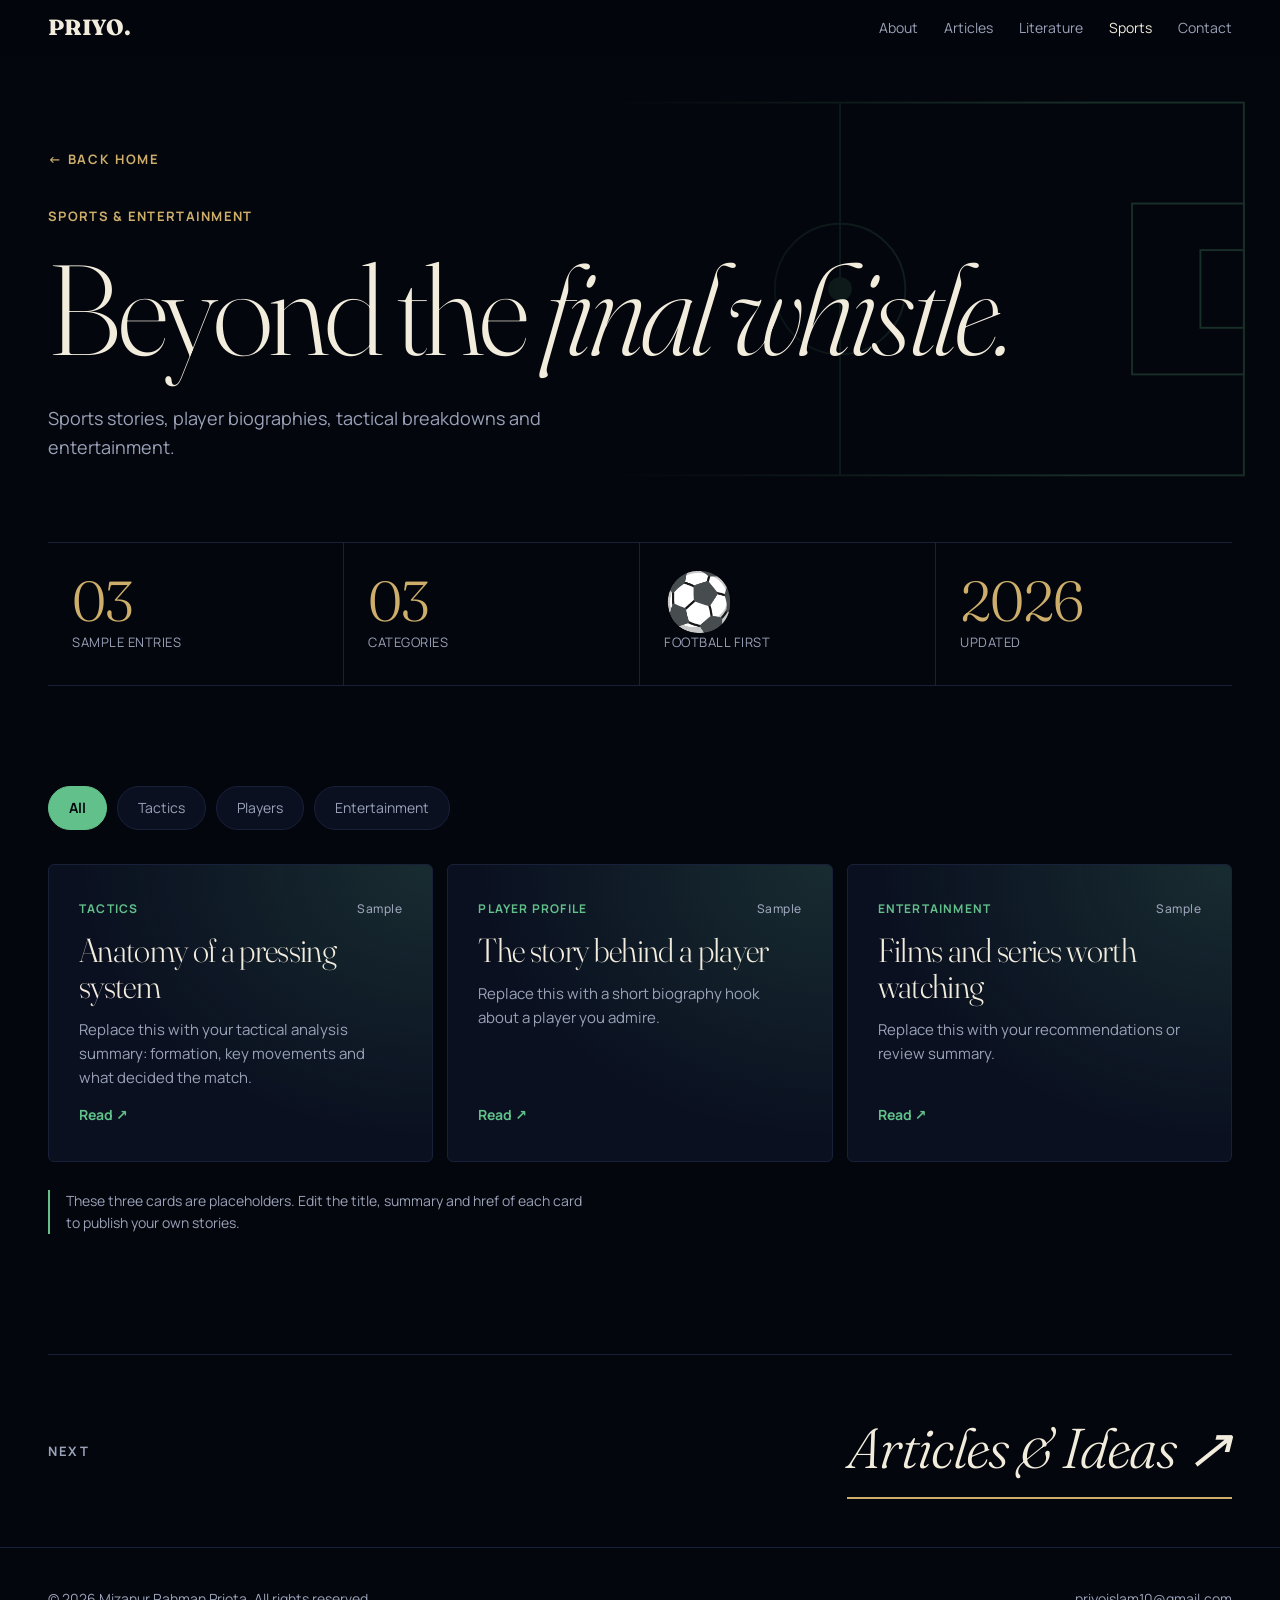
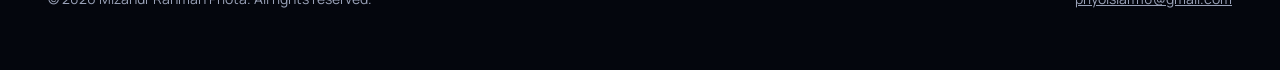
<file: templates/sports.html>
<!DOCTYPE html>
<html lang="en">
<head>
<meta charset="utf-8">
<meta name="viewport" content="width=device-width, initial-scale=1, viewport-fit=cover">
<title>Sports & Entertainment | Mizanur Rahman Priota</title>
<link rel="preconnect" href="https://fonts.googleapis.com">
<link href="https://fonts.googleapis.com/css2?family=Fraunces:ital,opsz,wght@0,9..144,100..900;1,9..144,100..900&family=Manrope:wght@400;500;700&display=swap" rel="stylesheet">
<style>
:root{--bg:#04060D;--ink:#F2ECDD;--muted:#9AA2B8;--line:#19203A;--glaze:#CDAE6B;--gold:#8E9FD0;--panel:#0A1020;box-sizing:border-box;padding-top:env(safe-area-inset-top,0px);padding-bottom:env(safe-area-inset-bottom,0px)}
*{box-sizing:border-box;margin:0;padding:0}
html{scroll-behavior:smooth;scroll-padding-top:calc(env(safe-area-inset-top,0px) + 56px)}
body{background:var(--bg);color:var(--ink);font-family:'Manrope',system-ui,-apple-system,'Segoe UI',sans-serif;line-height:1.6;-webkit-font-smoothing:antialiased;overflow-x:hidden}
a{color:inherit}
:focus-visible{outline:2px solid var(--glaze);outline-offset:4px}
.wrap{max-width:1240px;margin:0 auto;padding:0 28px}
nav{position:sticky;top:env(safe-area-inset-top,0px);z-index:10;background:color-mix(in srgb,var(--bg) 88%,transparent);backdrop-filter:blur(10px)}
nav .wrap{display:flex;justify-content:space-between;align-items:center;height:56px}
.logo{font-family:'Fraunces',Georgia,serif;font-weight:800;font-size:22px;text-decoration:none;letter-spacing:-.01em}
nav ul{display:flex;gap:26px;list-style:none;font-size:14px}
nav ul a{text-decoration:none;color:var(--muted);transition:color .2s}
nav ul a:hover,nav ul a.on{color:var(--ink)}
@media(max-width:700px){nav ul{display:none}}

.hero{position:relative;padding:90px 0 60px;overflow:hidden;isolation:isolate}
.hero .bgart{position:absolute;right:-2%;top:0;width:55%;height:100%;color:var(--c,var(--glaze));fill:none;stroke:currentColor;stroke-width:1.2;opacity:.22;z-index:-1;pointer-events:none;-webkit-mask-image:linear-gradient(to left,#000 30%,transparent);mask-image:linear-gradient(to left,#000 30%,transparent)}
.back{display:inline-block;font-size:13px;letter-spacing:.14em;color:var(--glaze);text-decoration:none;font-weight:700;margin-bottom:36px}
.label{font-size:13px;color:var(--glaze);font-weight:700;letter-spacing:.1em;margin-bottom:24px}
h1{font-family:'Fraunces',Georgia,serif;font-size:clamp(46px,10vw,150px);line-height:.92;letter-spacing:-.035em;font-variation-settings:'opsz' 144,'wght' 250;margin-bottom:36px}
h1 em{font-weight:400}
.lead{color:var(--muted);font-size:18px;max-width:48ch}
.reveal{opacity:0;transform:translateY(34px);transition:opacity .9s cubic-bezier(.2,.8,.2,1),transform .9s cubic-bezier(.2,.8,.2,1)}
.reveal.in{opacity:1;transform:none}

.stats{display:grid;grid-template-columns:repeat(4,1fr);border-block:1px solid var(--line);margin-top:20px}
.stat{padding:30px 24px;border-right:1px solid var(--line)}
.stat:last-child{border-right:0}
.stat b{display:block;font-family:'Fraunces',Georgia,serif;font-weight:300;font-size:clamp(34px,4.4vw,60px);line-height:1;letter-spacing:-.02em;color:var(--glaze)}
.stat span{font-size:13px;color:var(--muted);letter-spacing:.04em}
@media(max-width:760px){.stats{grid-template-columns:1fr 1fr}.stat:nth-child(2){border-right:0}.stat:nth-child(-n+2){border-bottom:1px solid var(--line)}}

section{padding:100px 0 20px}
h2{font-family:'Fraunces',Georgia,serif;font-size:clamp(38px,6.5vw,92px);line-height:.95;letter-spacing:-.03em;font-variation-settings:'opsz' 144,'wght' 250;margin-bottom:44px}
h2 em{font-weight:400}

/* timeline */
.tl{position:relative;display:grid;gap:14px;padding-left:34px}
.tl::before{content:"";position:absolute;left:7px;top:8px;bottom:8px;width:1px;background:linear-gradient(to bottom,var(--glaze),var(--line))}
.item{position:relative;display:grid;grid-template-columns:200px 1fr;gap:28px;padding:40px 32px;border:1px solid var(--line);border-radius:6px;overflow:hidden;isolation:isolate;background:var(--panel) radial-gradient(ellipse at 100% 50%,color-mix(in srgb,var(--c,var(--glaze)) 14%,transparent),transparent 62%);transition:border-color .3s}
.item:hover{border-color:color-mix(in srgb,var(--c,var(--glaze)) 55%,var(--line))}
.item::before{content:"";position:absolute;left:-33px;top:48px;width:15px;height:15px;border-radius:50%;background:var(--bg);border:2px solid var(--c,var(--glaze))}
.item.now::before{background:var(--c,var(--glaze));box-shadow:0 0 0 6px color-mix(in srgb,var(--c,var(--glaze)) 22%,transparent)}
.when{font-size:13px;font-weight:700;letter-spacing:.08em;color:var(--c,var(--glaze))}
.when small{display:block;margin-top:6px;font-weight:500;letter-spacing:.02em;color:var(--muted);font-size:13px}
.item h3{font-family:'Fraunces',Georgia,serif;font-size:clamp(26px,3.4vw,44px);line-height:1.05;letter-spacing:-.02em;font-variation-settings:'opsz' 96,'wght' 300;margin-bottom:6px}
.org{color:var(--muted);font-size:15px;margin-bottom:14px}
.item p.d{color:var(--muted);font-size:15px;max-width:60ch}
.tag{display:inline-block;font-size:12px;font-weight:700;letter-spacing:.08em;color:var(--bg);background:var(--c,var(--glaze));padding:3px 10px;border-radius:99px;margin-left:10px;vertical-align:middle}
.score{display:inline-flex;align-items:baseline;gap:8px;margin-top:18px;font-family:'Fraunces',Georgia,serif}
.score b{font-weight:300;font-size:44px;line-height:1;color:var(--c,var(--glaze))}
.score span{font-family:'Manrope',sans-serif;font-size:13px;color:var(--muted);letter-spacing:.04em}
@media(max-width:820px){.item{grid-template-columns:1fr;gap:10px;padding:30px 20px}}

.chips{display:flex;flex-wrap:wrap;gap:12px}
.chip{border:1px solid var(--line);background:var(--panel);border-radius:99px;padding:12px 22px;font-size:15px;transition:color .25s,border-color .25s}
.chip:hover{color:var(--glaze);border-color:var(--glaze)}

.next{display:flex;justify-content:space-between;align-items:center;gap:20px;flex-wrap:wrap;margin-top:100px;padding:48px 0;border-top:1px solid var(--line)}
.next a{font-family:'Fraunces',Georgia,serif;font-style:italic;font-size:clamp(26px,4.4vw,56px);font-weight:300;letter-spacing:-.02em;text-decoration:none;border-bottom:2px solid var(--glaze);padding-bottom:4px;transition:color .3s}
.next a:hover{color:var(--glaze)}
.next span{font-size:13px;letter-spacing:.12em;color:var(--muted);font-weight:700}

footer{border-top:1px solid var(--line);padding:40px 0 60px;font-size:14px;color:var(--muted)}
footer .wrap{display:flex;justify-content:space-between;gap:20px;flex-wrap:wrap}
@media(prefers-reduced-motion:reduce){html{scroll-behavior:auto}.reveal{opacity:1;transform:none;transition:none}}

.filters{display:flex;flex-wrap:wrap;gap:10px;margin-bottom:34px}
.fbtn{font:inherit;font-size:14px;color:var(--muted);background:var(--panel);border:1px solid var(--line);border-radius:99px;padding:10px 20px;cursor:pointer;transition:color .25s,border-color .25s,background .25s}
.fbtn:hover{color:var(--ink);border-color:var(--glaze)}
.fbtn.on{color:var(--bg);background:var(--c,var(--glaze));border-color:var(--c,var(--glaze));font-weight:700}
.grid{display:grid;grid-template-columns:repeat(auto-fill,minmax(320px,1fr));gap:14px}
.post{position:relative;display:flex;flex-direction:column;gap:14px;min-height:280px;padding:34px 30px;border:1px solid var(--line);border-radius:6px;overflow:hidden;isolation:isolate;text-decoration:none;background:var(--panel) radial-gradient(ellipse at 100% 0%,color-mix(in srgb,var(--c,var(--glaze)) 16%,transparent),transparent 65%);transition:border-color .3s,transform .4s}
.post:hover{border-color:color-mix(in srgb,var(--c,var(--glaze)) 60%,var(--line));transform:translateY(-4px)}
.post.hide{display:none}
.meta{display:flex;justify-content:space-between;gap:12px;font-size:12px;font-weight:700;letter-spacing:.1em;color:var(--c,var(--glaze))}
.meta i{font-style:normal;color:var(--muted);font-weight:500;letter-spacing:.04em}
.post h3{font-family:'Fraunces',Georgia,serif;font-size:clamp(26px,2.6vw,36px);line-height:1.08;letter-spacing:-.02em;font-variation-settings:'opsz' 96,'wght' 300;transition:font-variation-settings .35s,color .35s}
.post:hover h3{font-variation-settings:'opsz' 96,'wght' 700;color:var(--c,var(--glaze))}
.post p{color:var(--muted);font-size:15px;flex:1}
.post .go{font-size:14px;font-weight:700;color:var(--c,var(--glaze))}
.note{margin-top:28px;color:var(--muted);font-size:14px;border-left:2px solid var(--c,var(--glaze));padding-left:16px;max-width:60ch}
</style>
</head>
<body>
<nav><div class="wrap">
  <a class="logo" href="index.html">PRIYO.</a>
  <ul><li><a href="index.html#about">About</a></li><li><a href="articles.html">Articles</a></li><li><a href="literature.html">Literature</a></li><li><a href="sports.html" class="on">Sports</a></li><li><a href="index.html#contact">Contact</a></li></ul>
</div></nav>

<header class="hero" style="--c:#62C08A"><div class="wrap">
  <svg class='bgart' viewBox='0 0 600 300' preserveAspectRatio='xMaxYMid slice' aria-hidden='true'><rect x='40' y='30' width='520' height='240'/><path d='M300 30V270'/><circle cx='300' cy='150' r='42'/><rect x='40' y='95' width='72' height='110'/><rect x='488' y='95' width='72' height='110'/><rect x='40' y='125' width='28' height='50'/><rect x='532' y='125' width='28' height='50'/><circle cx='300' cy='150' r='7' fill='currentColor'/></svg>
  <a class="back" href="index.html#ideas">← BACK HOME</a>
  <p class="label">SPORTS &amp; ENTERTAINMENT</p>
  <h1 class="reveal">Beyond the <em>final whistle.</em></h1>
  <p class="lead reveal">Sports stories, player biographies, tactical breakdowns and entertainment.</p>
</div></header>

<div class="wrap"><div class="stats reveal"><div class="stat"><b>03</b><span>SAMPLE ENTRIES</span></div><div class="stat"><b>03</b><span>CATEGORIES</span></div><div class="stat"><b>⚽</b><span>FOOTBALL FIRST</span></div><div class="stat"><b>2026</b><span>UPDATED</span></div></div></div>

<section style="--c:#62C08A"><div class="wrap">
  <div class="filters" id="filters"><button class="fbtn on" data-f="all">All</button><button class="fbtn" data-f="tactics">Tactics</button><button class="fbtn" data-f="players">Players</button><button class="fbtn" data-f="fun">Entertainment</button></div>
  <div class="grid" id="grid"><a class='post reveal' data-c='tactics' href='#'><div class='meta'><span>TACTICS</span><i>Sample</i></div><h3>Anatomy of a pressing system</h3><p>Replace this with your tactical analysis summary: formation, key movements and what decided the match.</p><span class='go'>Read ↗</span></a><a class='post reveal' data-c='players' href='#'><div class='meta'><span>PLAYER PROFILE</span><i>Sample</i></div><h3>The story behind a player</h3><p>Replace this with a short biography hook about a player you admire.</p><span class='go'>Read ↗</span></a><a class='post reveal' data-c='fun' href='#'><div class='meta'><span>ENTERTAINMENT</span><i>Sample</i></div><h3>Films and series worth watching</h3><p>Replace this with your recommendations or review summary.</p><span class='go'>Read ↗</span></a></div>
  <p class="note">These three cards are placeholders. Edit the title, summary and href of each card to publish your own stories.</p>
</div></section>

<div class="wrap"><div class="next">
  <span>NEXT</span>
  <a href="articles.html">Articles &amp; Ideas ↗</a>
</div></div>

<footer><div class="wrap">
  <p>© 2026 Mizanur Rahman Priota. All rights reserved.</p>
  <p><a href="mailto:priyoislam10@gmail.com">priyoislam10@gmail.com</a></p>
</div></footer>

<script>
(function(){
  var io=new IntersectionObserver(function(es){es.forEach(function(e){if(e.isIntersecting){e.target.classList.add('in');io.unobserve(e.target);}});},{threshold:.12});
  document.querySelectorAll('.reveal').forEach(function(el){io.observe(el);});
  var btns=document.querySelectorAll('.fbtn'),posts=document.querySelectorAll('.post');
  btns.forEach(function(b){b.addEventListener('click',function(){
    btns.forEach(function(x){x.classList.remove('on');});b.classList.add('on');
    var f=b.getAttribute('data-f');
    posts.forEach(function(p){p.classList.toggle('hide',f!=='all'&&p.getAttribute('data-c')!==f);});
  });});
})();
</script>
</body>
</html>
</file>
<file: css/style.css>
* {
    margin: 0;
    padding: 0;
    box-sizing: border-box;
}

html {
    scroll-behavior: smooth;
}

body {
    background: #101010;
    color: #f5f5f5;
    font-family: 'Inter', sans-serif;
    line-height: 1.7;
}

a {
    color: inherit;
    text-decoration: none;
}

.navbar {
    height: 85px;
    padding: 0 8%;
    display: flex;
    align-items: center;
    justify-content: space-between;
    border-bottom: 1px solid #292929;
    background: #101010;
    position: sticky;
    top: 0;
    z-index: 100;
}

.logo {
    font-size: 27px;
    font-weight: 800;
    letter-spacing: 2px;
}

.logo span {
    color: #aaa;
}

.navbar nav {
    display: flex;
    gap: 30px;
}

.navbar nav a {
    color: #aaa;
    font-size: 13px;
    transition: 0.3s;
}

.navbar nav a:hover {
    color: white;
}

.menu-toggle {
    display: none;
    background: none;
    color: white;
    border: none;
    font-size: 25px;
    cursor: pointer;
}


.hero {
    min-height: 550px;
    padding: 100px 10%;
    display: flex;
    align-items: center;
    justify-content: flex-start;
    position: relative;

    background:
        linear-gradient(
            90deg,
            rgba(0, 0, 0, 0.88),
            rgba(0, 0, 0, 0.50),
            rgba(0, 0, 0, 0.20)
        ),
        url("../assets/images/profile.jpg");

    background-size: cover;
    background-position: center;
    background-repeat: no-repeat;
}

.hero-content {
    max-width: 650px;
    position: relative;
    z-index: 2;
}

.hero-image {
    display: none;
}

.scroll-text {
    z-index: 2;
}


.hero-content {
    max-width: 650px;
}

.eyebrow {
    color: #999;
    font-size: 11px;
    letter-spacing: 3px;
    font-weight: 600;
    margin-bottom: 25px;
    transform: translate(-60px, -80px);
}

.hero h1 {
    font-size: clamp(45px, 6vw, 76px);
    line-height: 1.15;
    letter-spacing: -3px;
    margin-bottom: 25px;
    transform: translate(-60px, -80px);
}

.hero h1 span {
    color: #888;
}

.intro {
    color: #aaa;
    max-width: 520px;
    font-size: 15px;
    margin-bottom: 35px;
    transform: translate(-60px, -80px);
}

.intro strong {
    color: white;
}

.hero-buttons {
    display: flex;
    gap: 15px;
    flex-wrap: wrap;
    transform: translate(-60px, -80px);
}

.btn {
    display: inline-block;
    padding: 13px 24px;
    font-size: 13px;
    font-weight: 600;
    border-radius: 4px;
    transition: 0.3s;
}

.primary {
    background: #f1f1f1;
    color: #111;
}

.primary:hover {
    background: #bbb;
}

.secondary {
    border: 1px solid #555;
    color: white;
}

.secondary:hover {
    background: #252525;
}

.hero-image {
    width: 330px;
    height: 410px;
    flex-shrink: 0;
    border: 1px solid #444;
    position: relative;
    background: #1c1c1c;
}

.hero-image img {
    width: 100%;
    height: 100%;
    object-fit: cover;
}

.image-placeholder {
    display: none;
    width: 100%;
    height: 100%;
    align-items: center;
    justify-content: center;
    color: #777;
    font-size: 13px;
    letter-spacing: 3px;
}

.scroll-text {
    position: absolute;
    bottom: 25px;
    left: 10%;
    color: #666;
    font-size: 10px;
    letter-spacing: 2px;
    transform: translate(-60px, -80px);
}

.section {
    padding: 100px 10%;
    border-top: 1px solid #292929;
}

.section h2 {
    font-size: clamp(32px, 4vw, 48px);
    letter-spacing: -1.5px;
    margin-bottom: 25px;
}

.section-description {
    color: #aaa;
    max-width: 750px;
    font-size: 16px;
}

.info-grid {
    display: grid;
    grid-template-columns: repeat(2, 1fr);
    gap: 20px;
    margin-top: 40px;
}

.info-card {
    padding: 35px;
    border: 1px solid #303030;
    background: #151515;
    transition: 0.3s;
}

.info-card:hover {
    border-color: #777;
    transform: translateY(-4px);
}

.info-card span {
    font-size: 10px;
    letter-spacing: 2px;
    color: #888;
}

.info-card h3 {
    font-size: 21px;
    margin: 15px 0;
}

.info-card p {
    font-size: 13px;
    color: #999;
}

.contact p:not(.eyebrow) {
    color: #999;
    margin-bottom: 30px;
}

footer {
    padding: 35px 10%;
    border-top: 1px solid #292929;
    display: flex;
    align-items: center;
    justify-content: space-between;
    gap: 20px;
}

footer p {
    font-size: 12px;
    color: #777;
}

@media (max-width: 850px) {
    .hero {
        padding: 80px 7%;
        gap: 35px;
    }

    .hero-image {
        width: 260px;
        height: 340px;
    }

    .navbar {
        padding: 0 6%;
    }

    .navbar nav {
        gap: 15px;
    }
}

@media (max-width: 650px) {
    .navbar nav {
        display: none;
        position: absolute;
        top: 85px;
        left: 0;
        width: 100%;
        background: #171717;
        padding: 25px;
        flex-direction: column;
        gap: 20px;
    }

    .navbar nav.active {
        display: flex;
    }

    .menu-toggle {
        display: block;
    }

    .hero {
        flex-direction: column-reverse;
        align-items: flex-start;
        padding: 65px 7% 90px;
    }

    .hero-image {
        width: 100%;
        max-width: 320px;
        height: 350px;
    }

    .hero h1 {
        letter-spacing: -2px;
    }

    .section {
        padding: 75px 7%;
    }

    .info-grid {
        grid-template-columns: 1fr;
    }

    footer {
        flex-direction: column;
        align-items: flex-start;
    }

.footer {
    padding: 45px 10%;
    border-top: 1px solid #292929;
    display: flex;
    flex-direction: column;
    align-items: flex-start;
    gap: 20px;
    background: #101010;
}

.footer-contact {
    display: flex;
    flex-direction: column;
    gap: 8px;
}

.footer-contact p {
    color: #999;
    font-size: 13px;
}

.footer-contact strong {
    color: #eee;
}

.footer-contact a {
    color: #999;
    transition: 0.3s;
}

.footer-contact a:hover {
    color: white;
}

.copyright {
    color: #666;
    font-size: 12px;
    margin-top: 10px;
}
}
</file>
